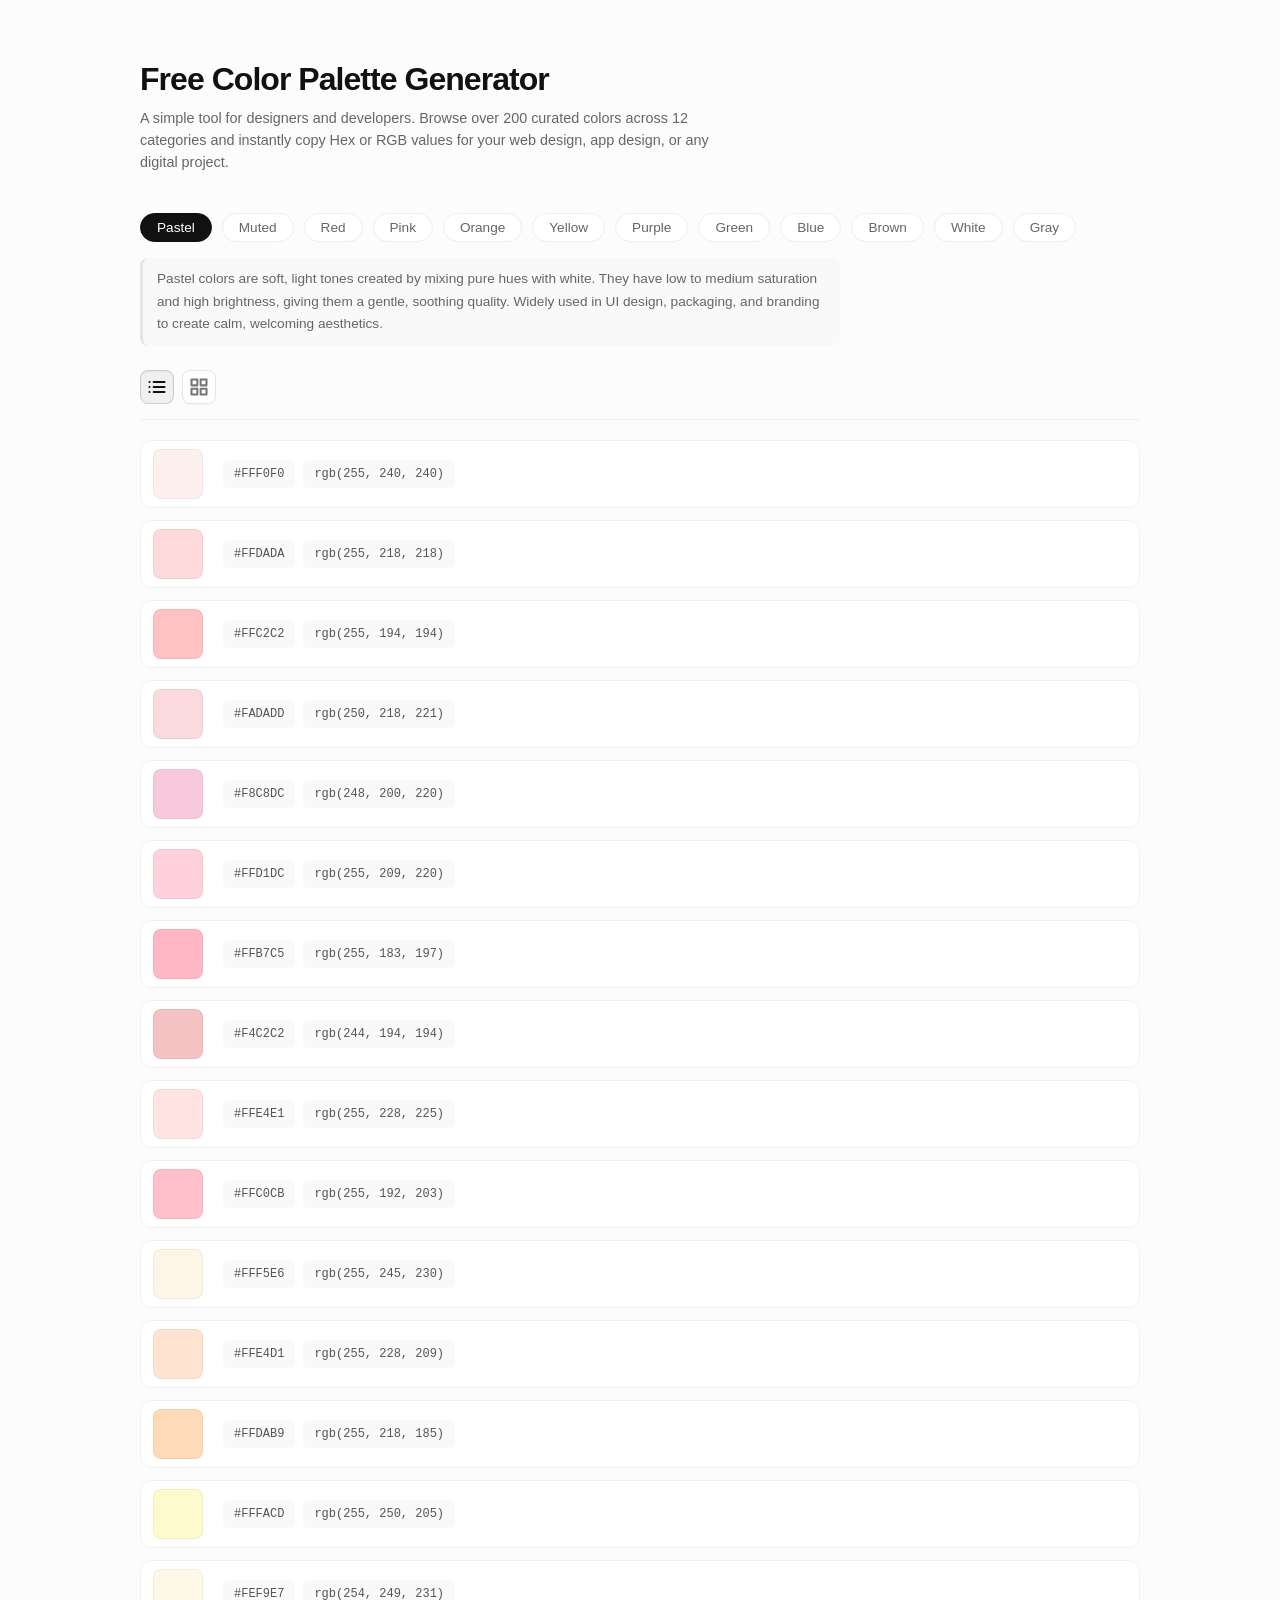
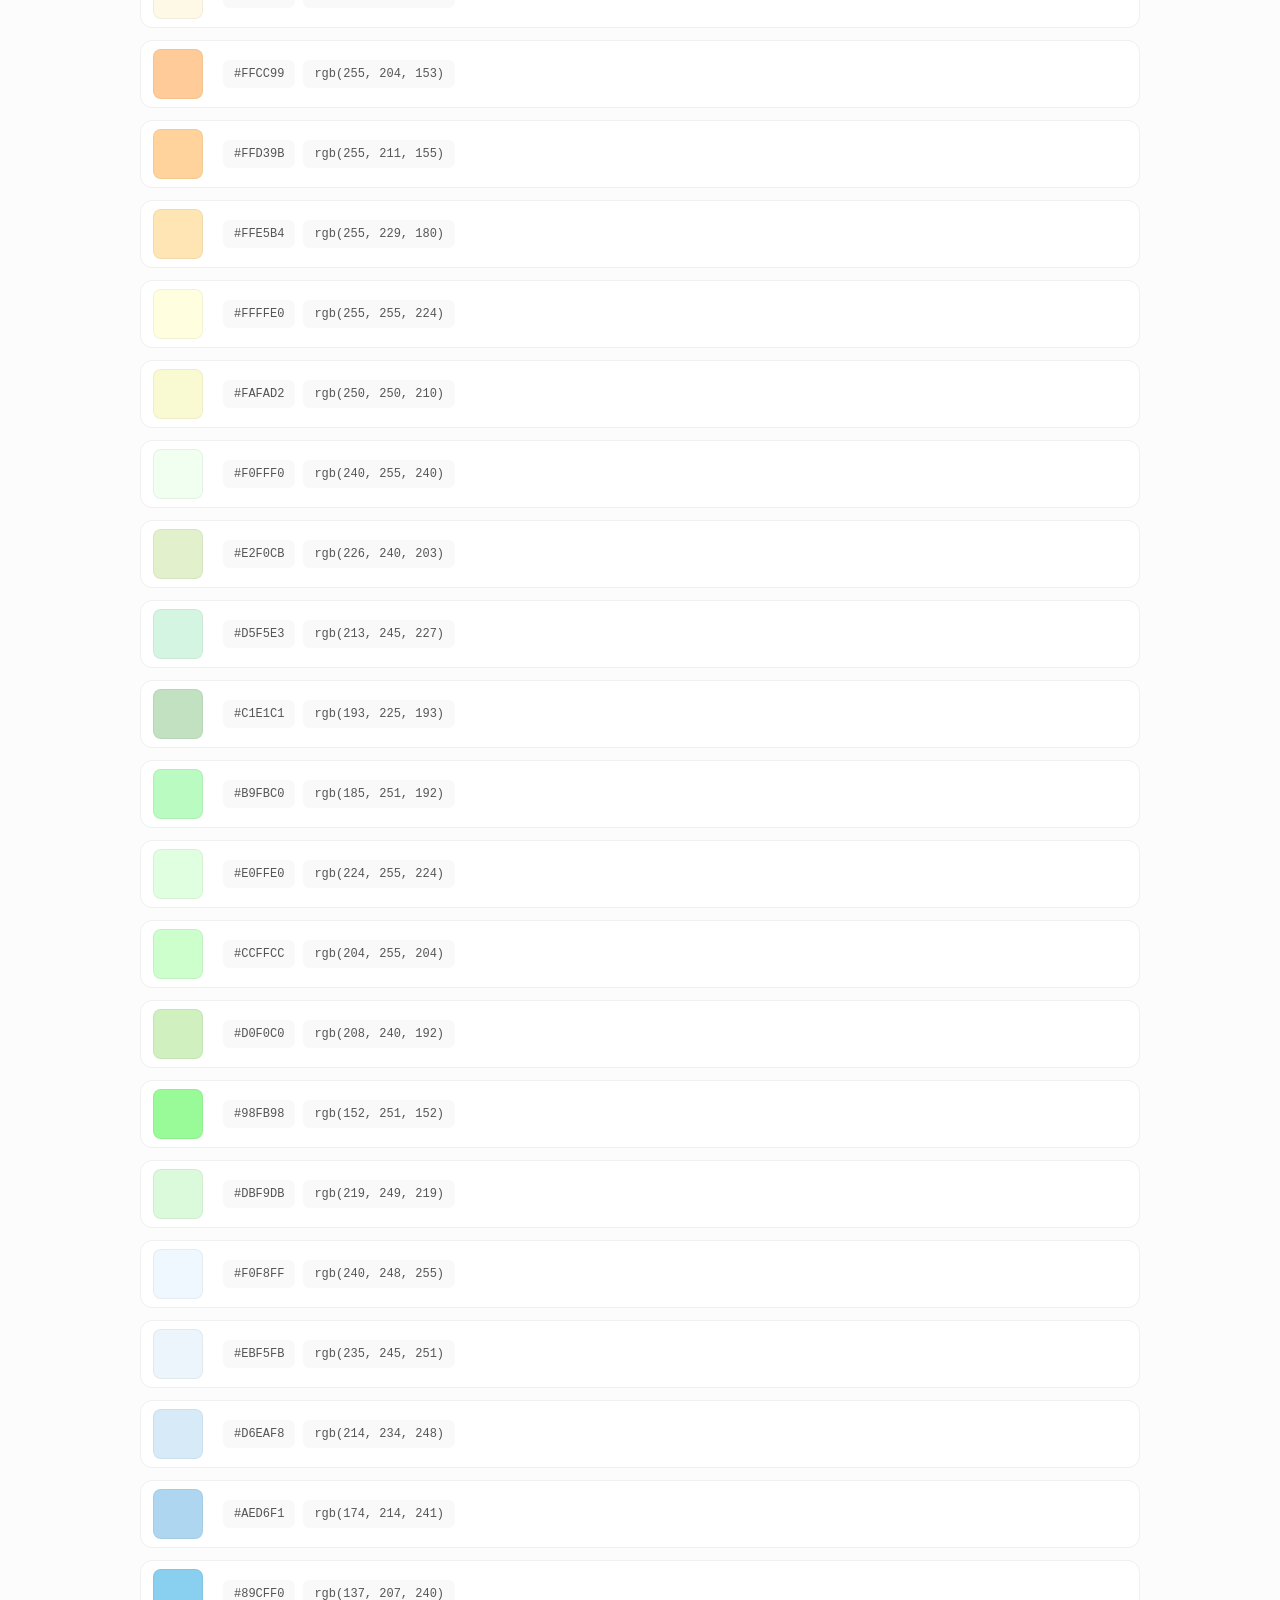
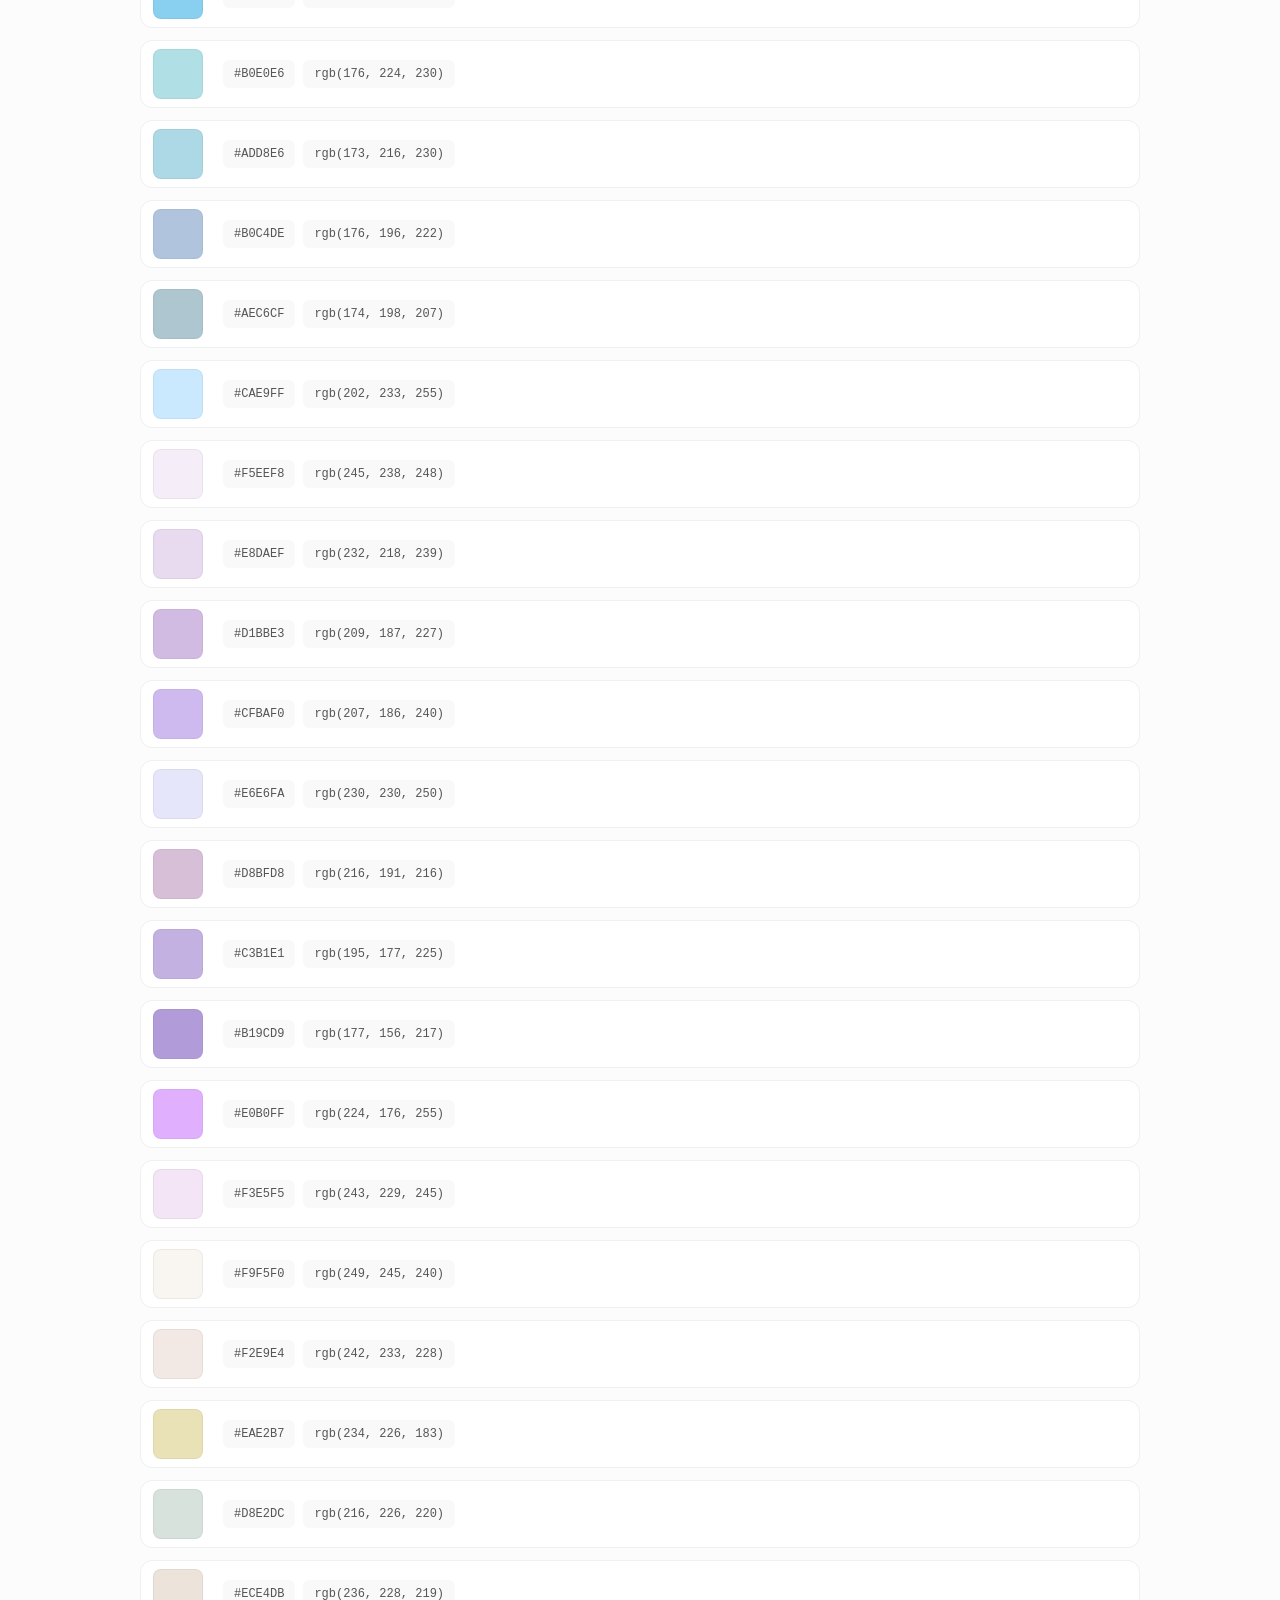
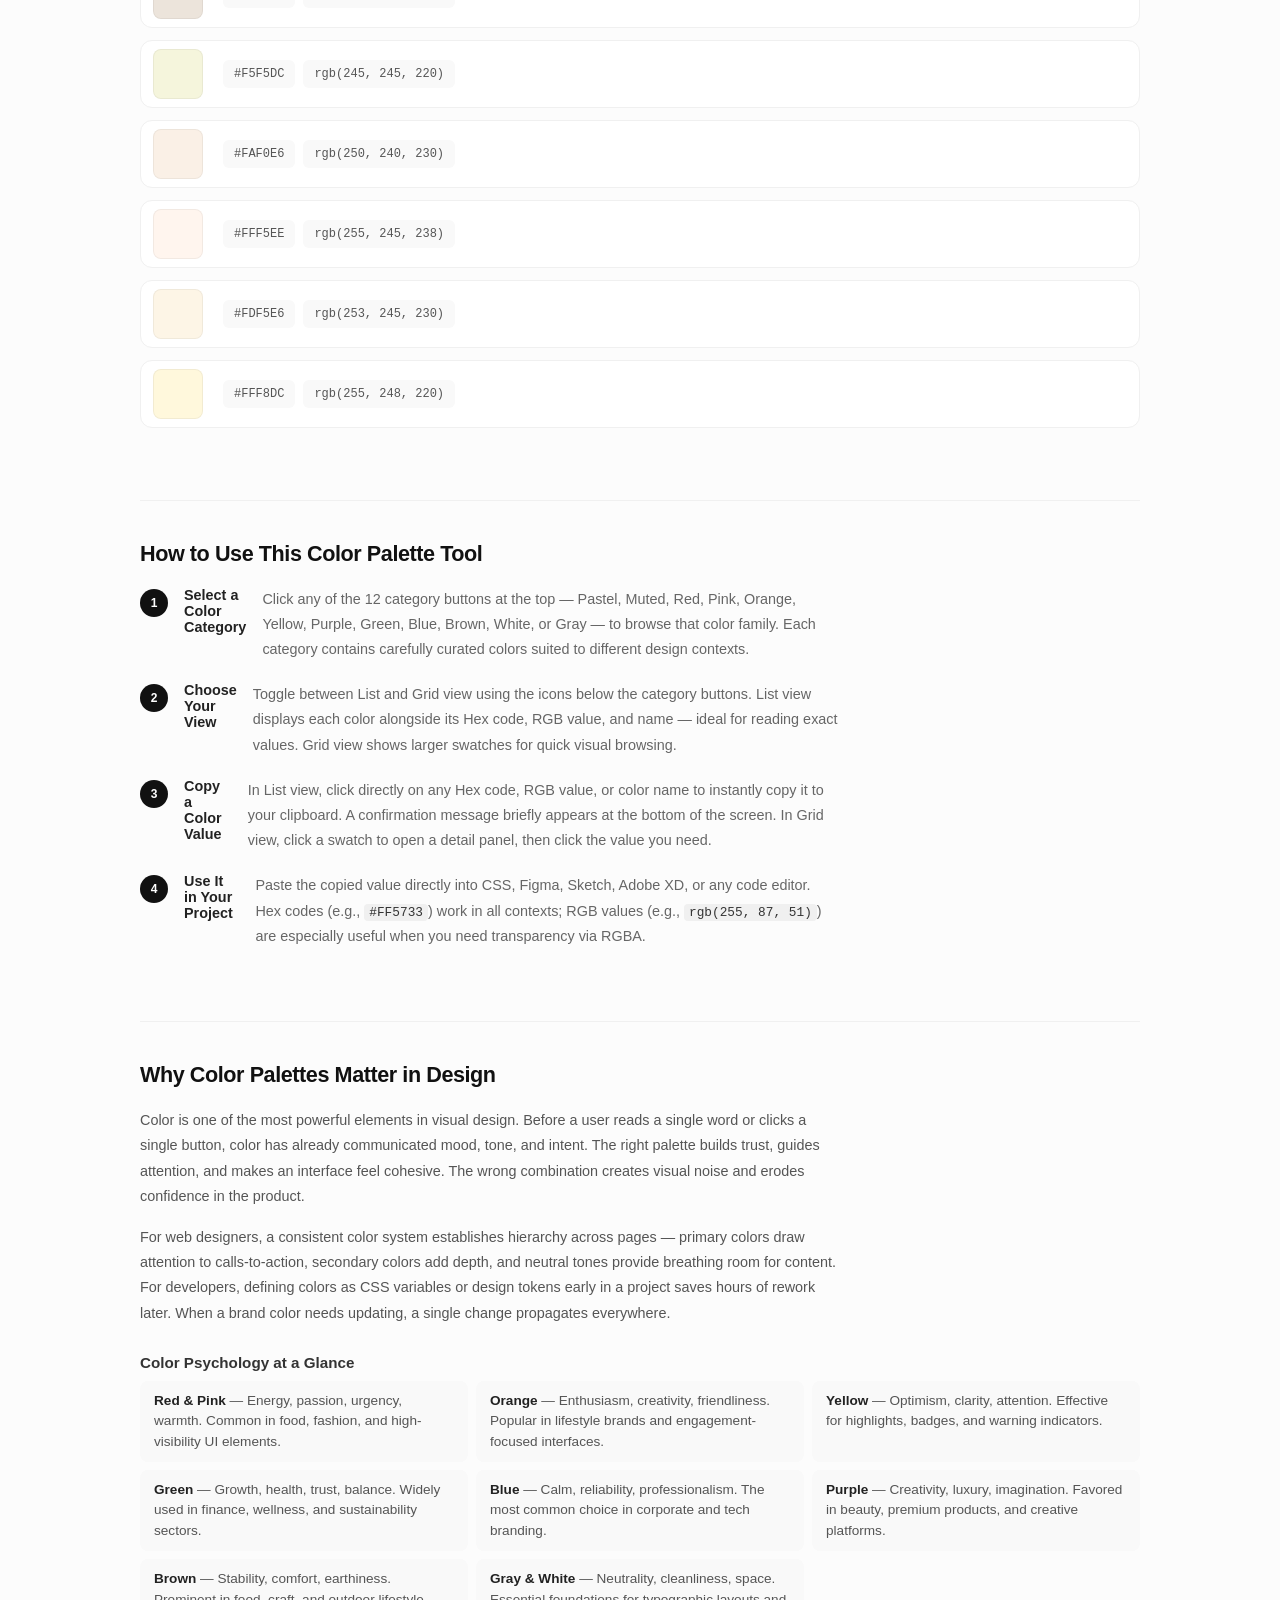
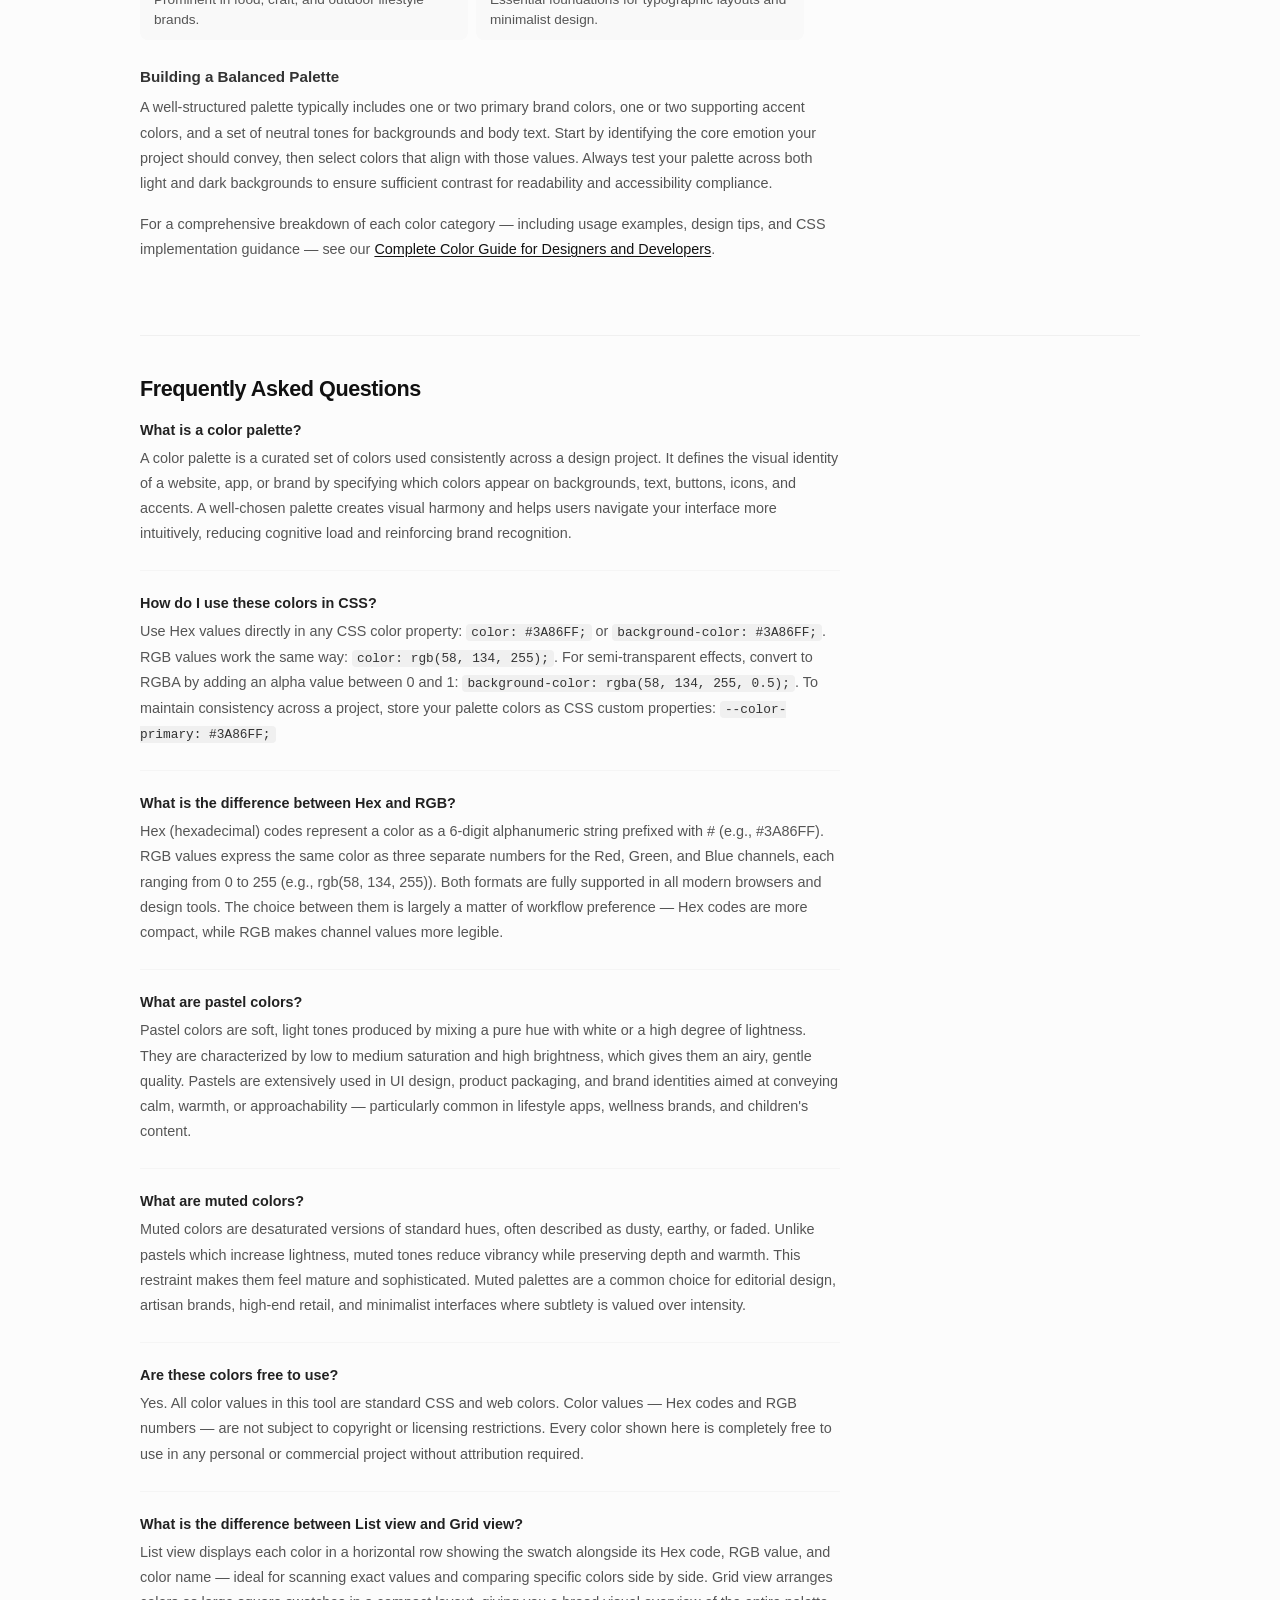
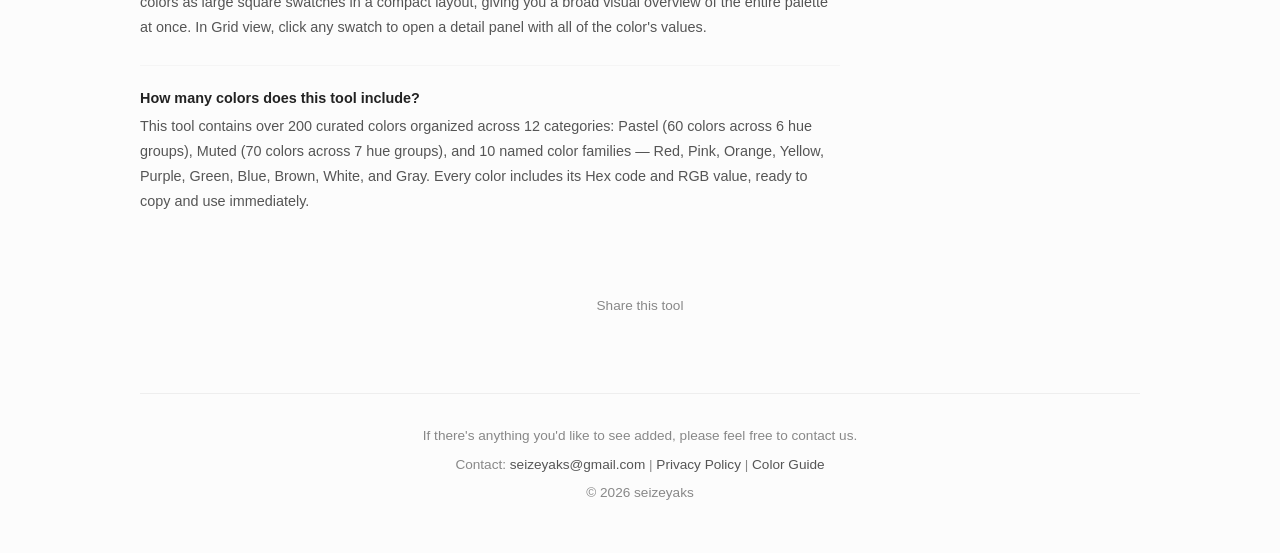
<file: index.html>
<!doctype html>
<html lang="en">
<head>
  <meta charset="UTF-8" />
  <link rel="icon" href="favicon.svg" type="image/svg+xml">
  <link rel="canonical" href="https://color-palette-generator-drx.pages.dev/">
  <meta name="viewport" content="width=device-width, initial-scale=1.0" />
  <title>Free Color Palette Generator | Best Tool for Designers and Developers</title>
  <meta name="description" content="The best free color palette generator for designers and developers. Instantly find a variety of color combinations, including pastel, muted, red, pink, orange, yellow, purple, green, blue, and brown. Easily copy and use the ideal colors for all your digital projects, such as web design, app design, and presentations." />
  <meta name="keywords" content="color palette, color combination, color generator, web design colors, designer tools, developer tools, free colors, pastel colors, hex codes" />
  <meta name="author" content="seizeyaks">
  <meta property="og:title" content="Free Color Palette Generator | Essential Tool for Designers & Developers">
  <meta property="og:description" content="Generate beautiful color palettes with a single click. We offer a variety of color combinations to inspire your web, app, and graphic design projects.">
  <meta property="og:image" content="https://color-palette-generator-drx.pages.dev/favicon.svg">
  <meta property="og:url" content="https://color-palette-generator-drx.pages.dev/">
  <meta property="og:type" content="website">
  <meta name="twitter:card" content="summary_large_image">
  <meta name="twitter:title" content="Free Color Palette Generator | Essential Tool for Designers & Developers">
  <meta name="twitter:description" content="Generate beautiful color palettes with a single click. We offer a variety of color combinations to inspire your web, app, and graphic design projects.">
  <meta name="twitter:image" content="https://color-palette-generator-drx.pages.dev/favicon.svg">
  <meta name="google-adsense-account" content="ca-pub-3039806351490146">
  <script async src="https://pagead2.googlesyndication.com/pagead/js/adsbygoogle.js?client=ca-pub-3039806351490146"
     crossorigin="anonymous"></script>
  <link href='style.css' rel='stylesheet'>
  <!-- Google tag (gtag.js) -->
  <script async src="https://www.googletagmanager.com/gtag/js?id=G-P2K0W8FJVZ"></script>
  <script>
    window.dataLayer = window.dataLayer || [];
    function gtag(){dataLayer.push(arguments);}
    gtag('js', new Date());
    gtag('config', 'G-P2K0W8FJVZ');
  </script>
  <script type="text/javascript">
    (function(c,l,a,r,i,t,y){
        c[a]=c[a]||function(){(c[a].q=c[a].q||[]).push(arguments)};
        t=l.createElement(r);t.async=1;t.src="https://www.clarity.ms/tag/"+i;
        y=l.getElementsByTagName(r)[0];y.parentNode.insertBefore(t,y);
    })(window, document, "clarity", "script", "w5rd8gd356");
  </script>
</head>
<body>
  <div class="container">
    <h1>Free Color Palette Generator</h1>
    <p class="site-description">A simple tool for designers and developers. Browse over 200 curated colors across 12 categories and instantly copy Hex or RGB values for your web design, app design, or any digital project.</p>

    <div class="controls">
      <button onclick="renderPalette('pastel')">Pastel</button>
      <button onclick="renderPalette('muted')">Muted</button>
      <button onclick="renderPalette('red')">Red</button>
      <button onclick="renderPalette('pink')">Pink</button>
      <button onclick="renderPalette('orange')">Orange</button>
      <button onclick="renderPalette('yellow')">Yellow</button>
      <button onclick="renderPalette('purple')">Purple</button>
      <button onclick="renderPalette('green')">Green</button>
      <button onclick="renderPalette('blue')">Blue</button>
      <button onclick="renderPalette('brown')">Brown</button>
      <button onclick="renderPalette('white')">White</button>
      <button onclick="renderPalette('gray')">Gray</button>
    </div>

    <div id="category-description" class="category-desc">
      Pastel colors are soft, light tones created by mixing pure hues with white. They have low to medium saturation and high brightness, giving them a gentle, soothing quality. Widely used in UI design, packaging, and branding to create calm, welcoming aesthetics.
    </div>

    <div class="mode-switch">
      <button id="list-mode-btn" class="active" onclick="setViewMode('list')" aria-label="List View">
        <svg width="20" height="20" viewBox="0 0 24 24" fill="none" stroke="currentColor" stroke-width="2" stroke-linecap="round" stroke-linejoin="round"><line x1="8" y1="6" x2="21" y2="6"></line><line x1="8" y1="12" x2="21" y2="12"></line><line x1="8" y1="18" x2="21" y2="18"></line><line x1="3" y1="6" x2="3.01" y2="6"></line><line x1="3" y1="12" x2="3.01" y2="12"></line><line x1="3" y1="18" x2="3.01" y2="18"></line></svg>
      </button>
      <button id="grid-mode-btn" onclick="setViewMode('grid')" aria-label="Grid View">
        <svg width="20" height="20" viewBox="0 0 24 24" fill="none" stroke="currentColor" stroke-width="2" stroke-linecap="round" stroke-linejoin="round"><rect x="3" y="3" width="7" height="7"></rect><rect x="14" y="3" width="7" height="7"></rect><rect x="14" y="14" width="7" height="7"></rect><rect x="3" y="14" width="7" height="7"></rect></svg>
      </button>
    </div>

    <div id="palette" class="palette-grid"></div>

    <!-- How to Use Section -->
    <section class="content-section">
      <h2>How to Use This Color Palette Tool</h2>
      <ol class="how-to-list">
        <li>
          <strong>Select a Color Category</strong>
          <p>Click any of the 12 category buttons at the top — Pastel, Muted, Red, Pink, Orange, Yellow, Purple, Green, Blue, Brown, White, or Gray — to browse that color family. Each category contains carefully curated colors suited to different design contexts.</p>
        </li>
        <li>
          <strong>Choose Your View</strong>
          <p>Toggle between List and Grid view using the icons below the category buttons. List view displays each color alongside its Hex code, RGB value, and name — ideal for reading exact values. Grid view shows larger swatches for quick visual browsing.</p>
        </li>
        <li>
          <strong>Copy a Color Value</strong>
          <p>In List view, click directly on any Hex code, RGB value, or color name to instantly copy it to your clipboard. A confirmation message briefly appears at the bottom of the screen. In Grid view, click a swatch to open a detail panel, then click the value you need.</p>
        </li>
        <li>
          <strong>Use It in Your Project</strong>
          <p>Paste the copied value directly into CSS, Figma, Sketch, Adobe XD, or any code editor. Hex codes (e.g., <code>#FF5733</code>) work in all contexts; RGB values (e.g., <code>rgb(255, 87, 51)</code>) are especially useful when you need transparency via RGBA.</p>
        </li>
      </ol>
    </section>

    <!-- Why Color Palettes Matter -->
    <section class="content-section">
      <h2>Why Color Palettes Matter in Design</h2>
      <p>Color is one of the most powerful elements in visual design. Before a user reads a single word or clicks a single button, color has already communicated mood, tone, and intent. The right palette builds trust, guides attention, and makes an interface feel cohesive. The wrong combination creates visual noise and erodes confidence in the product.</p>
      <p>For web designers, a consistent color system establishes hierarchy across pages — primary colors draw attention to calls-to-action, secondary colors add depth, and neutral tones provide breathing room for content. For developers, defining colors as CSS variables or design tokens early in a project saves hours of rework later. When a brand color needs updating, a single change propagates everywhere.</p>

      <h3>Color Psychology at a Glance</h3>
      <ul class="color-psychology-list">
        <li><strong>Red &amp; Pink</strong> — Energy, passion, urgency, warmth. Common in food, fashion, and high-visibility UI elements.</li>
        <li><strong>Orange</strong> — Enthusiasm, creativity, friendliness. Popular in lifestyle brands and engagement-focused interfaces.</li>
        <li><strong>Yellow</strong> — Optimism, clarity, attention. Effective for highlights, badges, and warning indicators.</li>
        <li><strong>Green</strong> — Growth, health, trust, balance. Widely used in finance, wellness, and sustainability sectors.</li>
        <li><strong>Blue</strong> — Calm, reliability, professionalism. The most common choice in corporate and tech branding.</li>
        <li><strong>Purple</strong> — Creativity, luxury, imagination. Favored in beauty, premium products, and creative platforms.</li>
        <li><strong>Brown</strong> — Stability, comfort, earthiness. Prominent in food, craft, and outdoor lifestyle brands.</li>
        <li><strong>Gray &amp; White</strong> — Neutrality, cleanliness, space. Essential foundations for typographic layouts and minimalist design.</li>
      </ul>

      <h3>Building a Balanced Palette</h3>
      <p>A well-structured palette typically includes one or two primary brand colors, one or two supporting accent colors, and a set of neutral tones for backgrounds and body text. Start by identifying the core emotion your project should convey, then select colors that align with those values. Always test your palette across both light and dark backgrounds to ensure sufficient contrast for readability and accessibility compliance.</p>
      <p>For a comprehensive breakdown of each color category — including usage examples, design tips, and CSS implementation guidance — see our <a href="color-guide.html">Complete Color Guide for Designers and Developers</a>.</p>
    </section>

    <!-- FAQ Section -->
    <section class="content-section faq-section">
      <h2>Frequently Asked Questions</h2>

      <div class="faq-item">
        <h3>What is a color palette?</h3>
        <p>A color palette is a curated set of colors used consistently across a design project. It defines the visual identity of a website, app, or brand by specifying which colors appear on backgrounds, text, buttons, icons, and accents. A well-chosen palette creates visual harmony and helps users navigate your interface more intuitively, reducing cognitive load and reinforcing brand recognition.</p>
      </div>

      <div class="faq-item">
        <h3>How do I use these colors in CSS?</h3>
        <p>Use Hex values directly in any CSS color property: <code>color: #3A86FF;</code> or <code>background-color: #3A86FF;</code>. RGB values work the same way: <code>color: rgb(58, 134, 255);</code>. For semi-transparent effects, convert to RGBA by adding an alpha value between 0 and 1: <code>background-color: rgba(58, 134, 255, 0.5);</code>. To maintain consistency across a project, store your palette colors as CSS custom properties: <code>--color-primary: #3A86FF;</code></p>
      </div>

      <div class="faq-item">
        <h3>What is the difference between Hex and RGB?</h3>
        <p>Hex (hexadecimal) codes represent a color as a 6-digit alphanumeric string prefixed with # (e.g., #3A86FF). RGB values express the same color as three separate numbers for the Red, Green, and Blue channels, each ranging from 0 to 255 (e.g., rgb(58, 134, 255)). Both formats are fully supported in all modern browsers and design tools. The choice between them is largely a matter of workflow preference — Hex codes are more compact, while RGB makes channel values more legible.</p>
      </div>

      <div class="faq-item">
        <h3>What are pastel colors?</h3>
        <p>Pastel colors are soft, light tones produced by mixing a pure hue with white or a high degree of lightness. They are characterized by low to medium saturation and high brightness, which gives them an airy, gentle quality. Pastels are extensively used in UI design, product packaging, and brand identities aimed at conveying calm, warmth, or approachability — particularly common in lifestyle apps, wellness brands, and children's content.</p>
      </div>

      <div class="faq-item">
        <h3>What are muted colors?</h3>
        <p>Muted colors are desaturated versions of standard hues, often described as dusty, earthy, or faded. Unlike pastels which increase lightness, muted tones reduce vibrancy while preserving depth and warmth. This restraint makes them feel mature and sophisticated. Muted palettes are a common choice for editorial design, artisan brands, high-end retail, and minimalist interfaces where subtlety is valued over intensity.</p>
      </div>

      <div class="faq-item">
        <h3>Are these colors free to use?</h3>
        <p>Yes. All color values in this tool are standard CSS and web colors. Color values — Hex codes and RGB numbers — are not subject to copyright or licensing restrictions. Every color shown here is completely free to use in any personal or commercial project without attribution required.</p>
      </div>

      <div class="faq-item">
        <h3>What is the difference between List view and Grid view?</h3>
        <p>List view displays each color in a horizontal row showing the swatch alongside its Hex code, RGB value, and color name — ideal for scanning exact values and comparing specific colors side by side. Grid view arranges colors as large square swatches in a compact layout, giving you a broad visual overview of the entire palette at once. In Grid view, click any swatch to open a detail panel with all of the color's values.</p>
      </div>

      <div class="faq-item">
        <h3>How many colors does this tool include?</h3>
        <p>This tool contains over 200 curated colors organized across 12 categories: Pastel (60 colors across 6 hue groups), Muted (70 colors across 7 hue groups), and 10 named color families — Red, Pink, Orange, Yellow, Purple, Green, Blue, Brown, White, and Gray. Every color includes its Hex code and RGB value, ready to copy and use immediately.</p>
      </div>
    </section>

    <!-- Share (bottom) -->
    <div class="share-section">
      <p class="share-label">Share this tool</p>
      <div class="a2a_kit a2a_kit_size_32 a2a_default_style" data-a2a-url="https://color-palette-generator-drx.pages.dev" data-a2a-title="color palette generator">
        <a class="a2a_dd" href="https://www.addtoany.com/share"></a>
        <a class="a2a_button_copy_link"></a>
        <a class="a2a_button_email"></a>
        <a class="a2a_button_whatsapp"></a>
        <a class="a2a_button_linkedin"></a>
        <a class="a2a_button_reddit"></a>
        <a class="a2a_button_pinterest"></a>
        <a class="a2a_button_facebook"></a>
      </div>
    </div>

    <footer>
      <p>If there's anything you'd like to see added, please feel free to contact us.</p>
      <p>Contact: <a href="mailto:seizeyaks@gmail.com">seizeyaks@gmail.com</a> | <a href="privacy.html">Privacy Policy</a> | <a href="color-guide.html">Color Guide</a></p>
      <p>&copy; 2026 seizeyaks</p>
    </footer>
  </div>
  <button id="to-top-btn">Top</button>

  <!-- Share (fixed right) -->
  <div class="share-fixed">
    <div class="a2a_kit a2a_kit_size_32 a2a_default_style" data-a2a-url="https://color-palette-generator-drx.pages.dev" data-a2a-title="color palette generator">
      <a class="a2a_dd" href="https://www.addtoany.com/share"></a>
    </div>
  </div>

  <!-- AddToAny -->
  <script>
    var a2a_config = a2a_config || {};
    a2a_config.onclick = 1;
  </script>
  <script defer src="https://static.addtoany.com/menu/page.js"></script>

  <script defer type="text/javascript" src="main.js"></script>
</body>
</html>
</file>
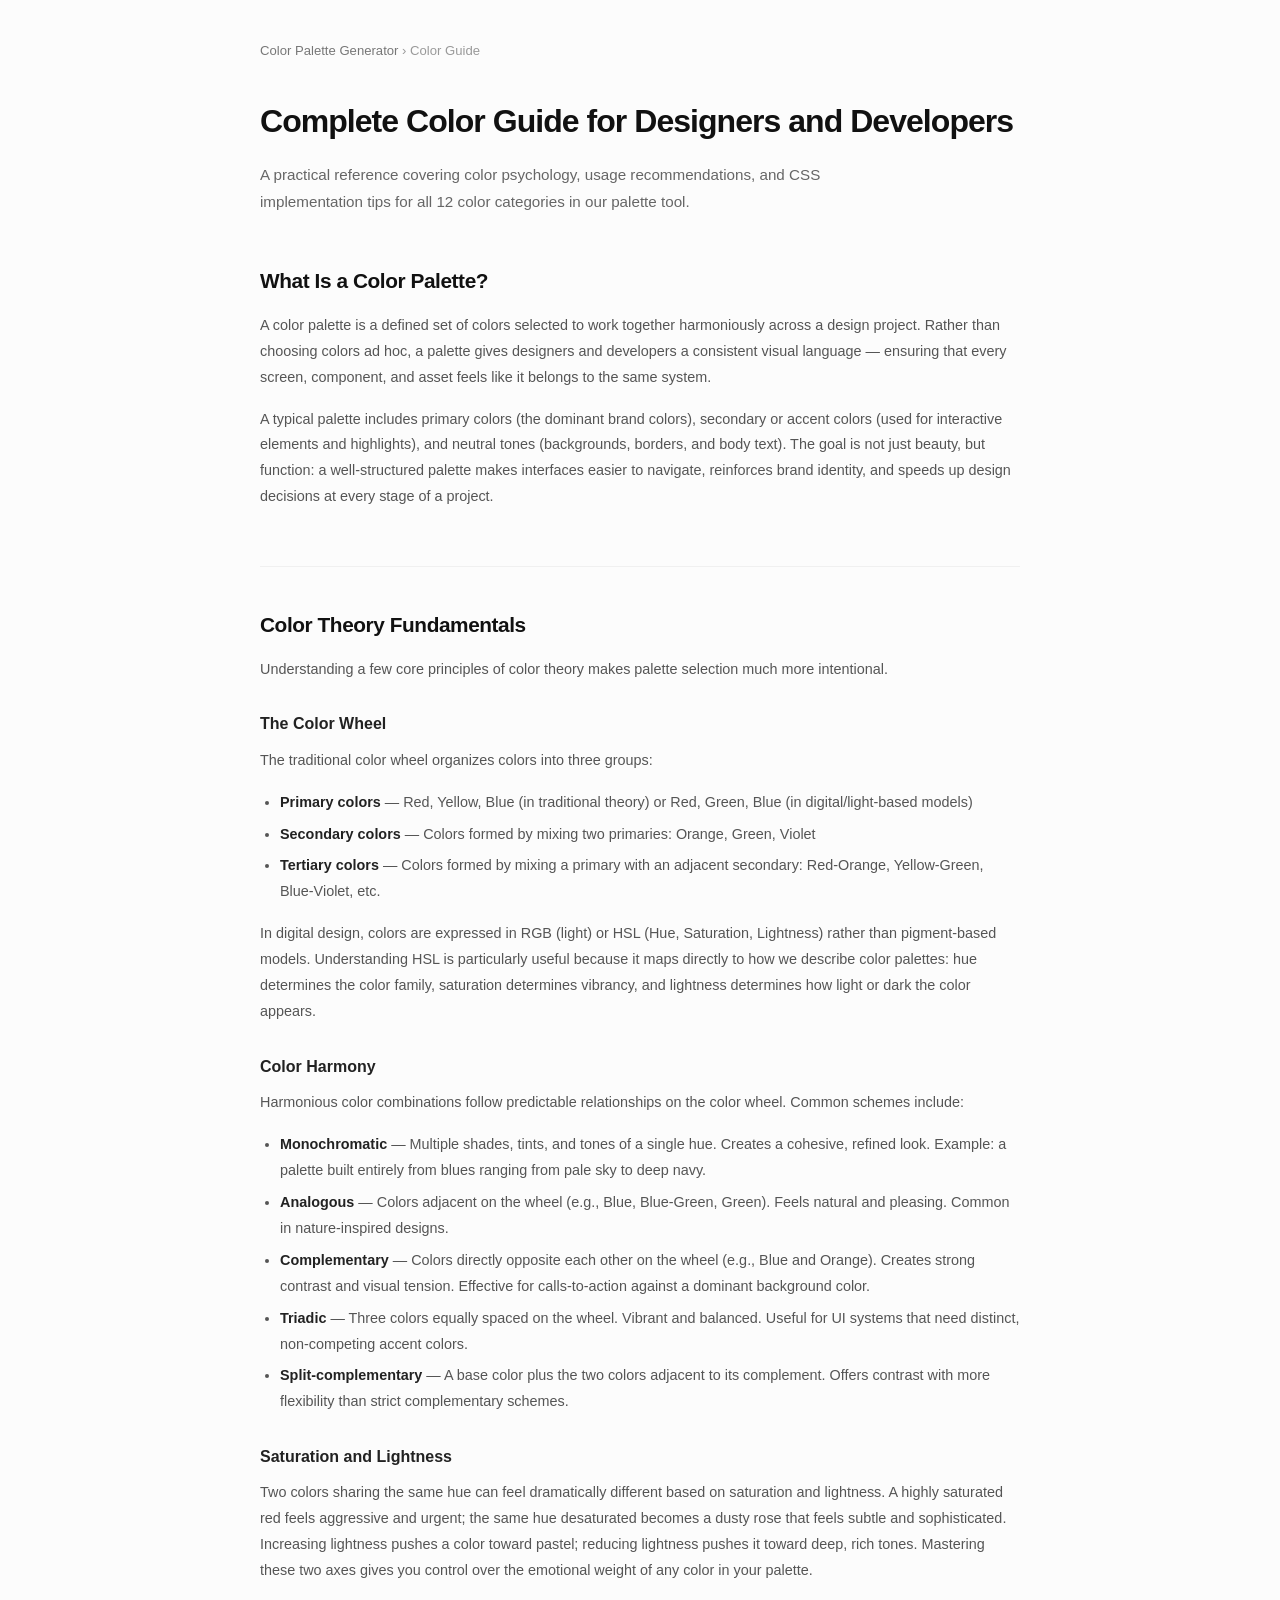
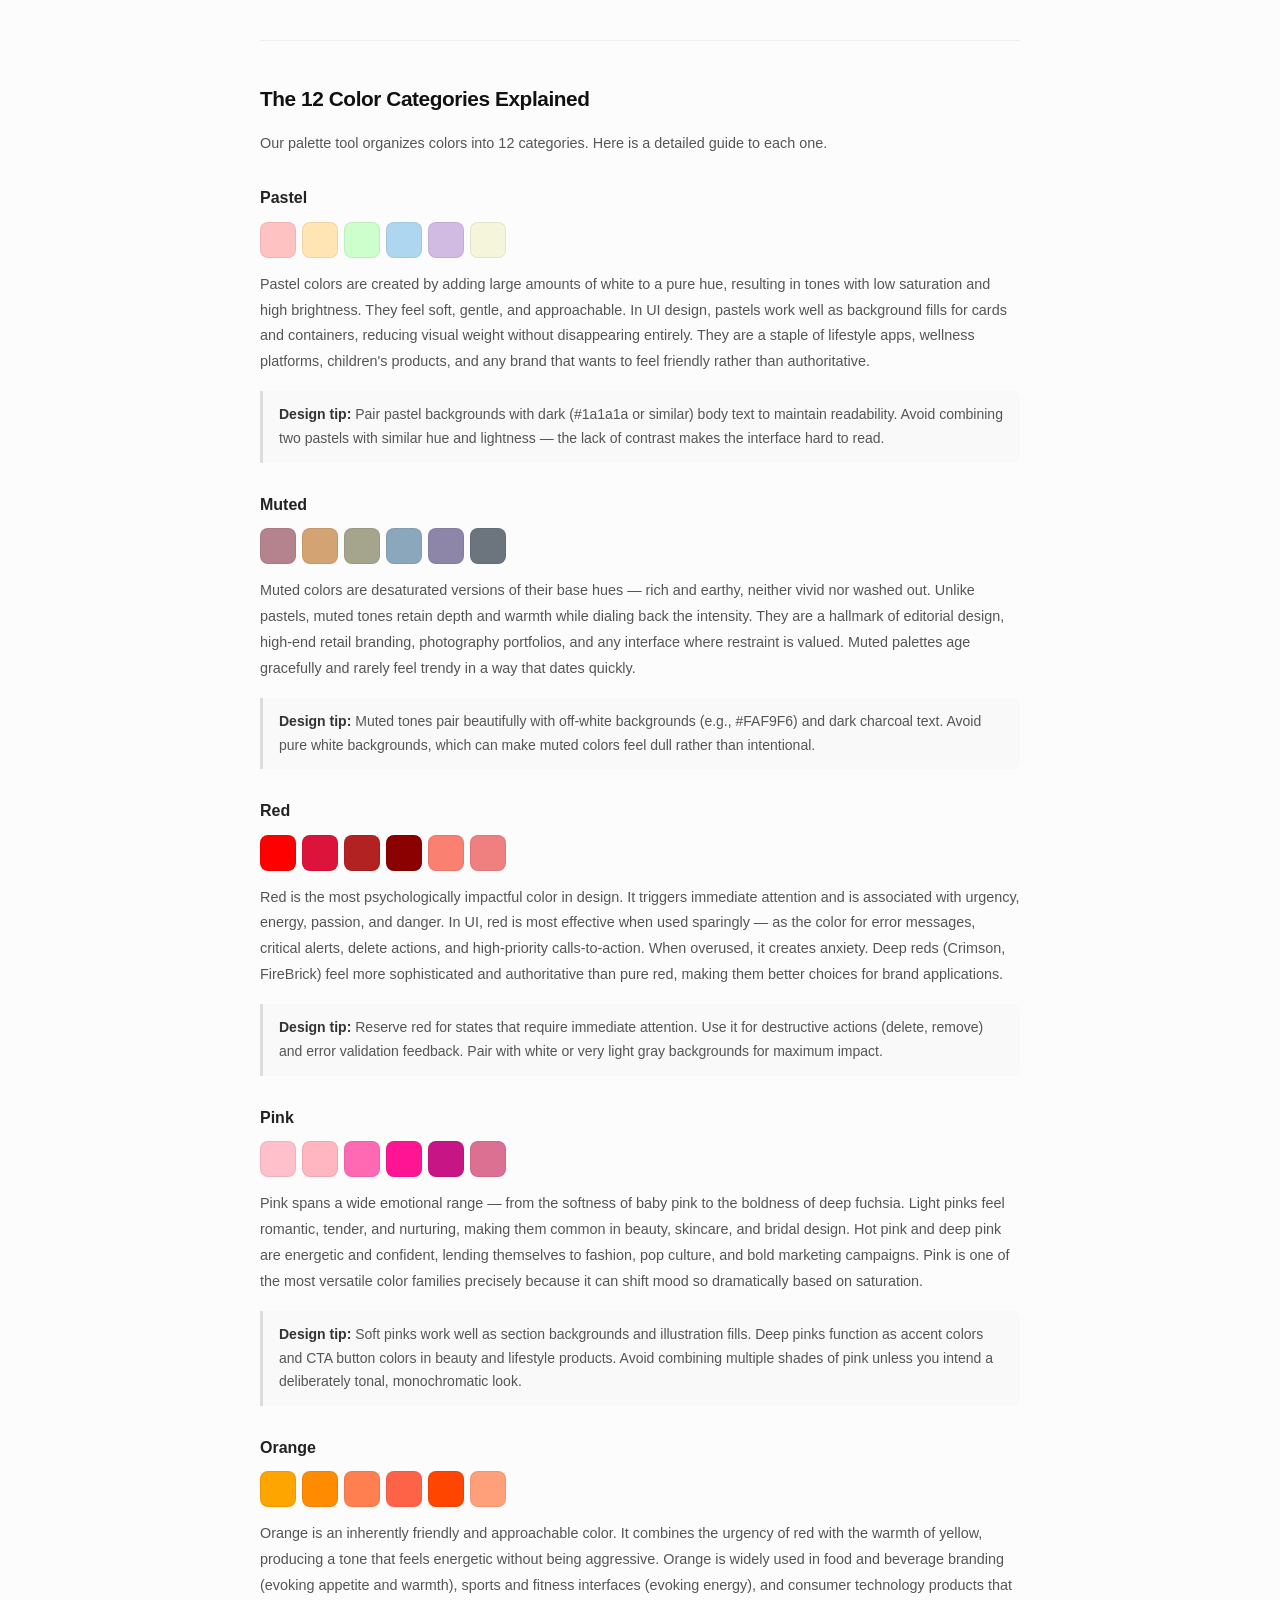
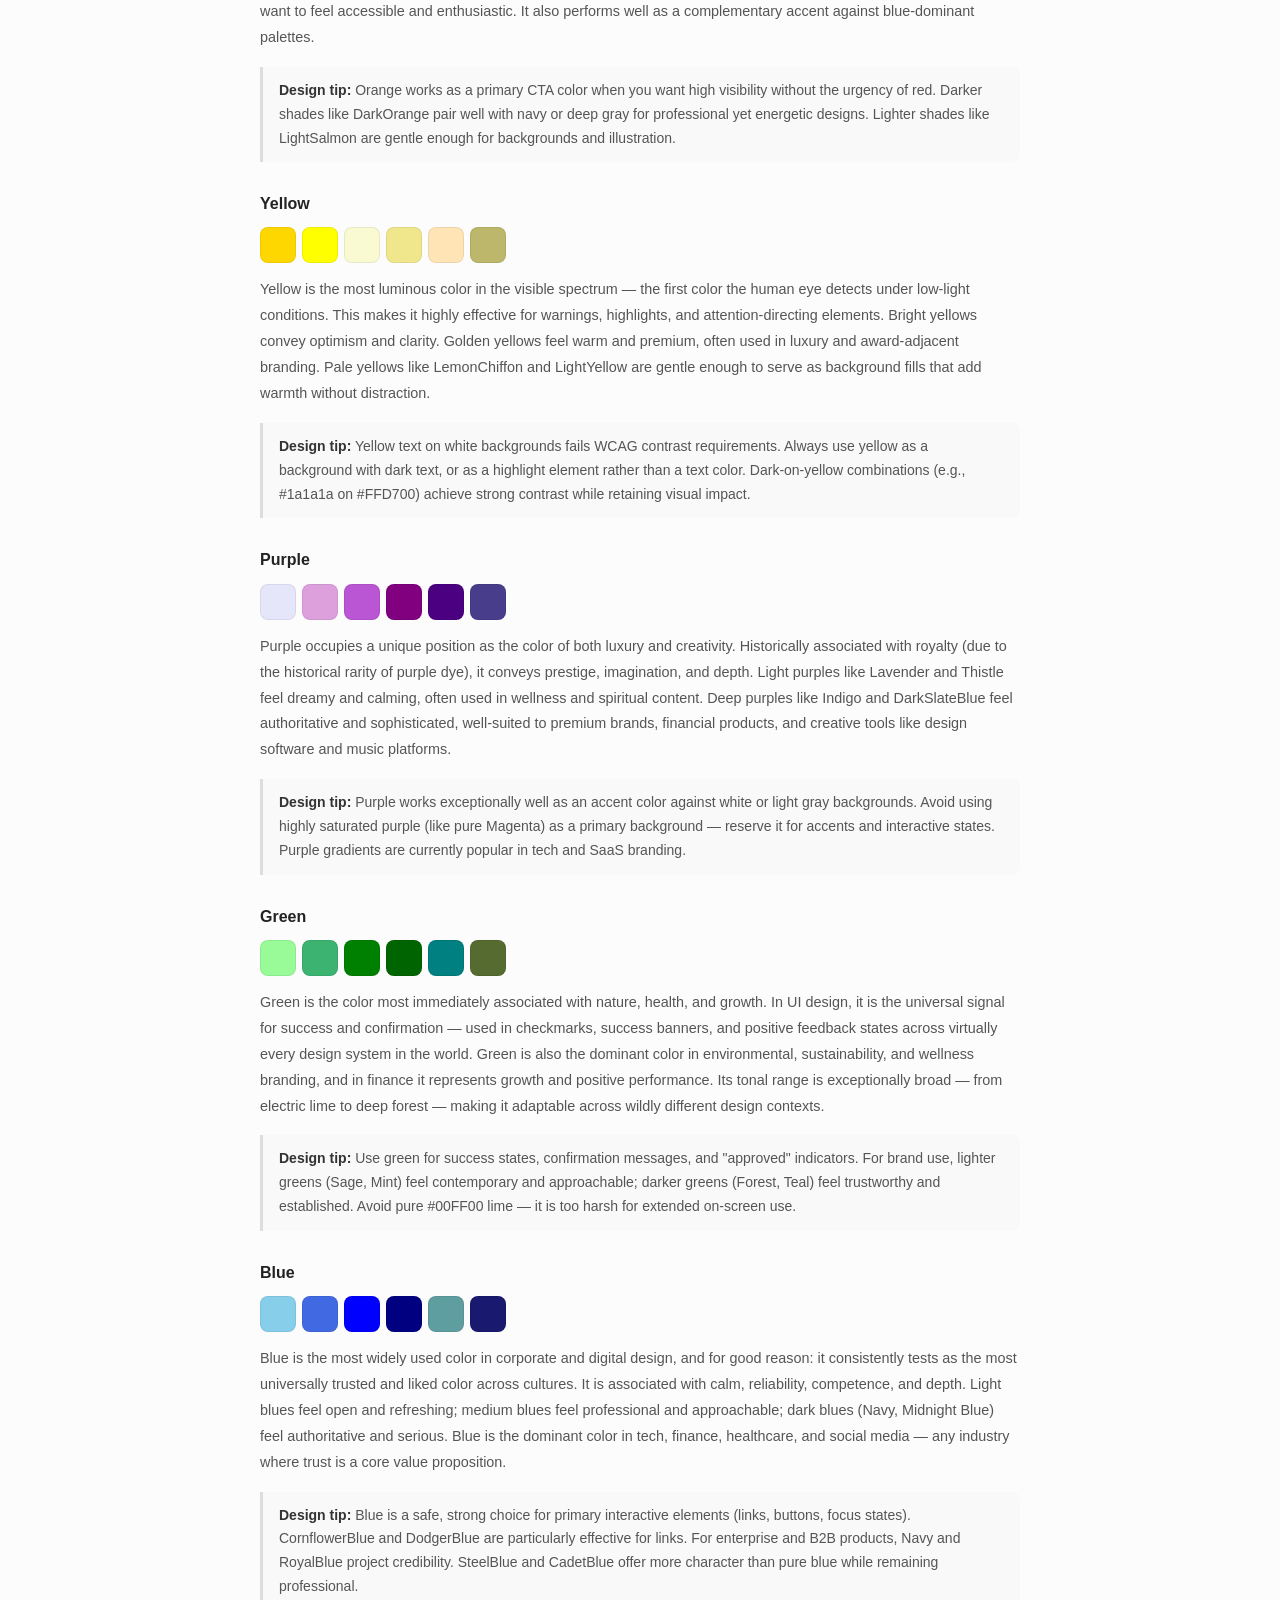
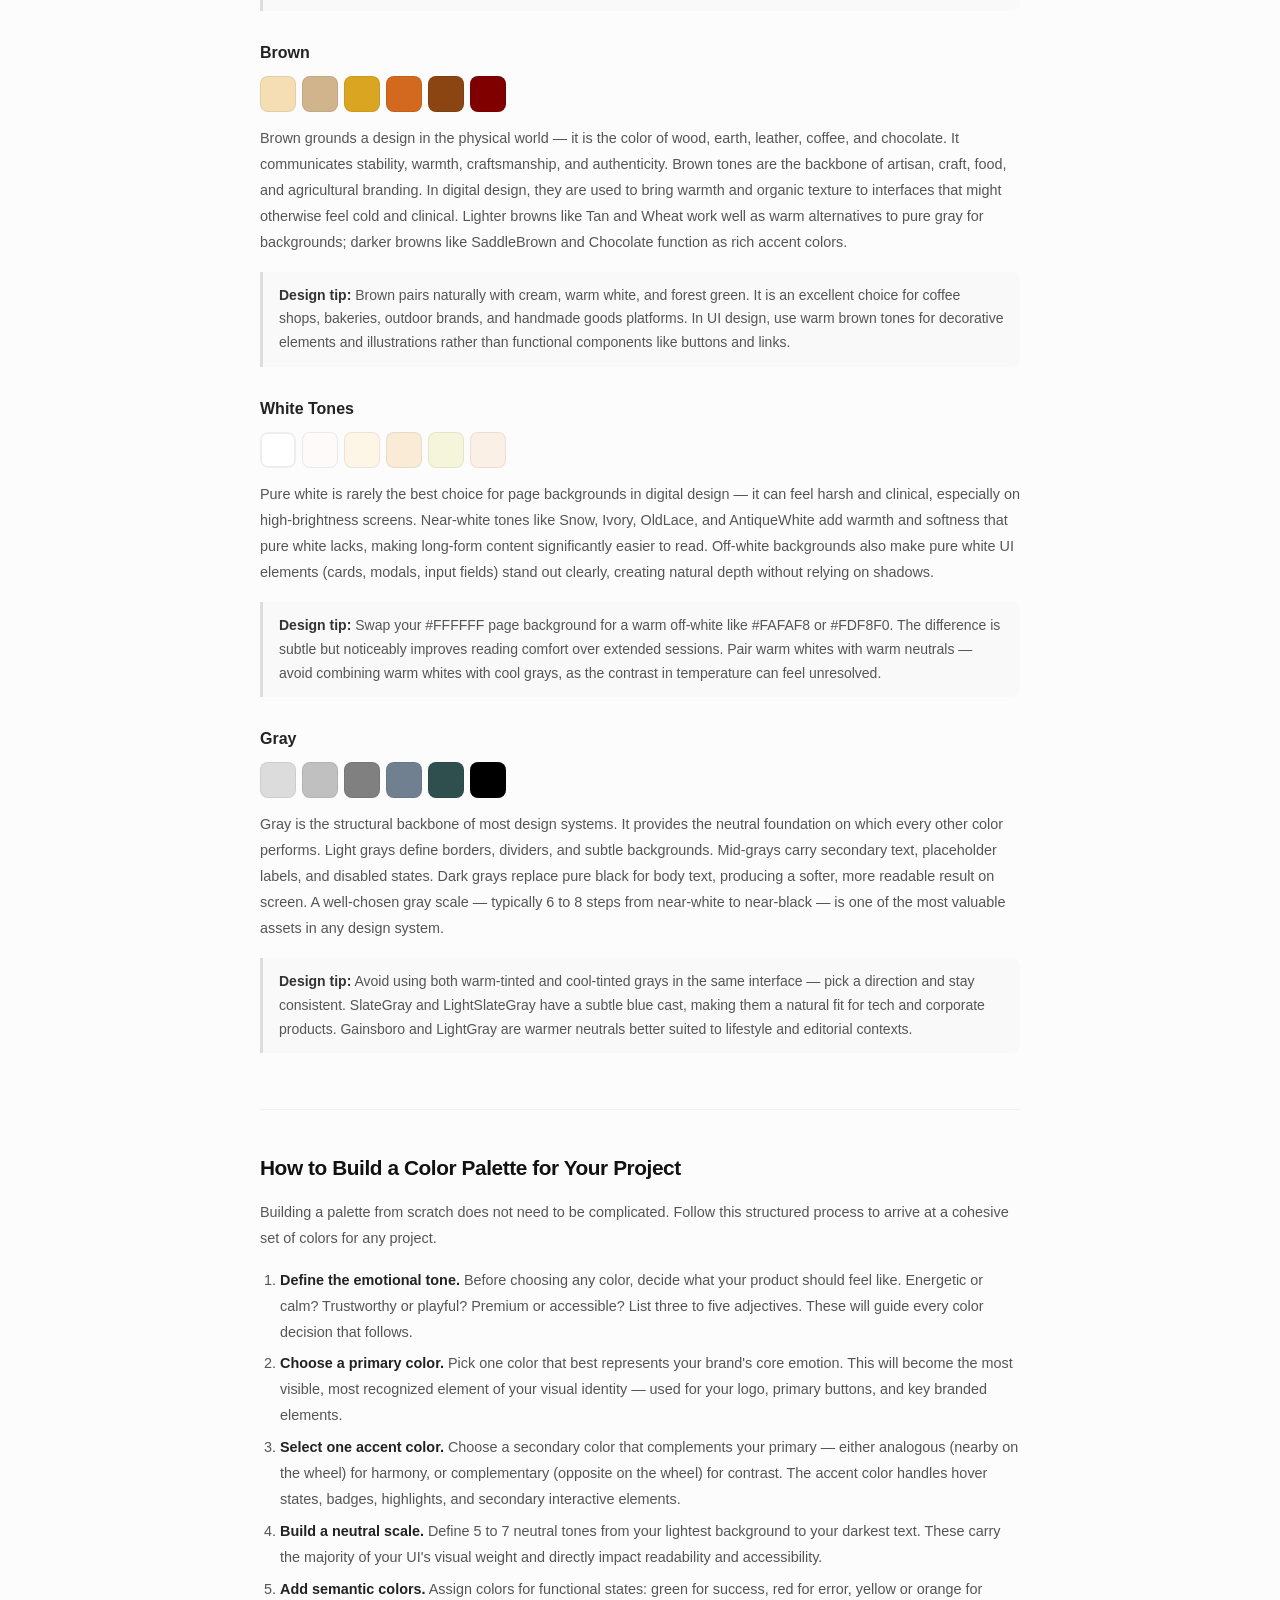
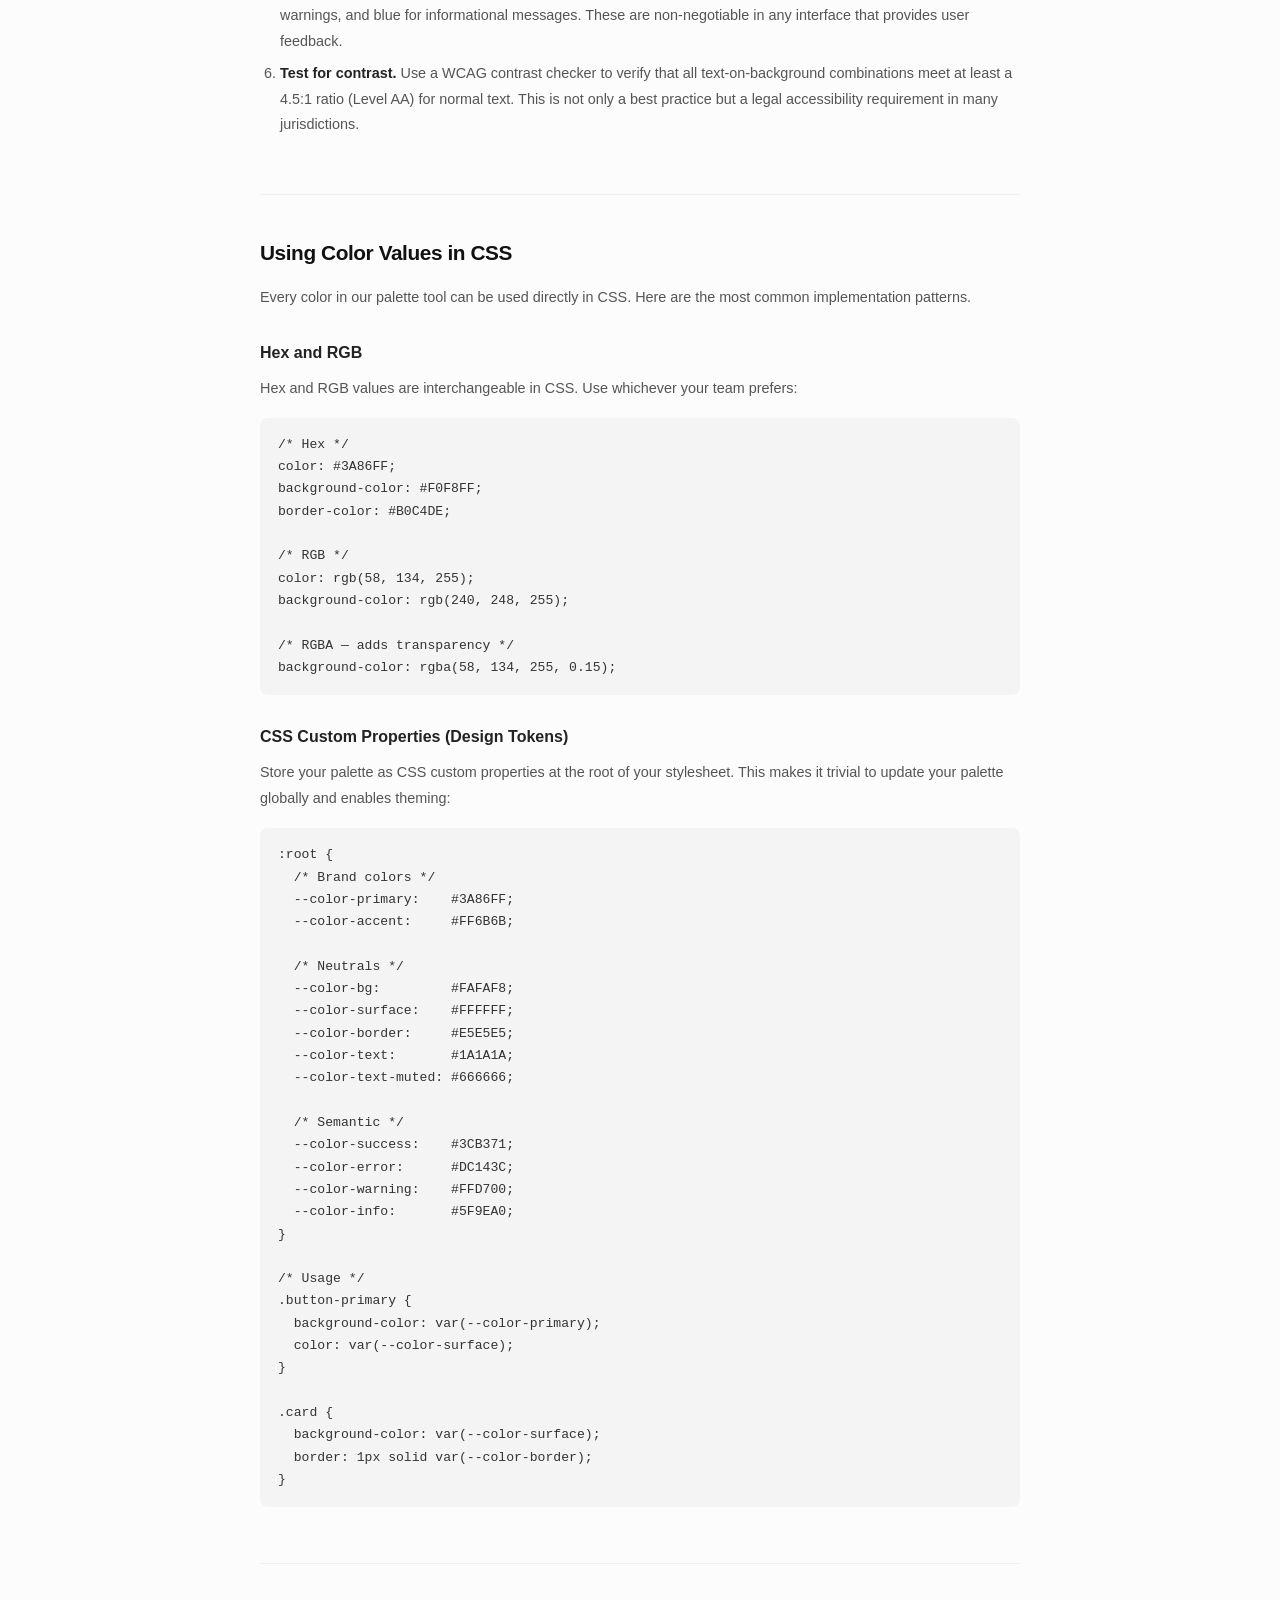
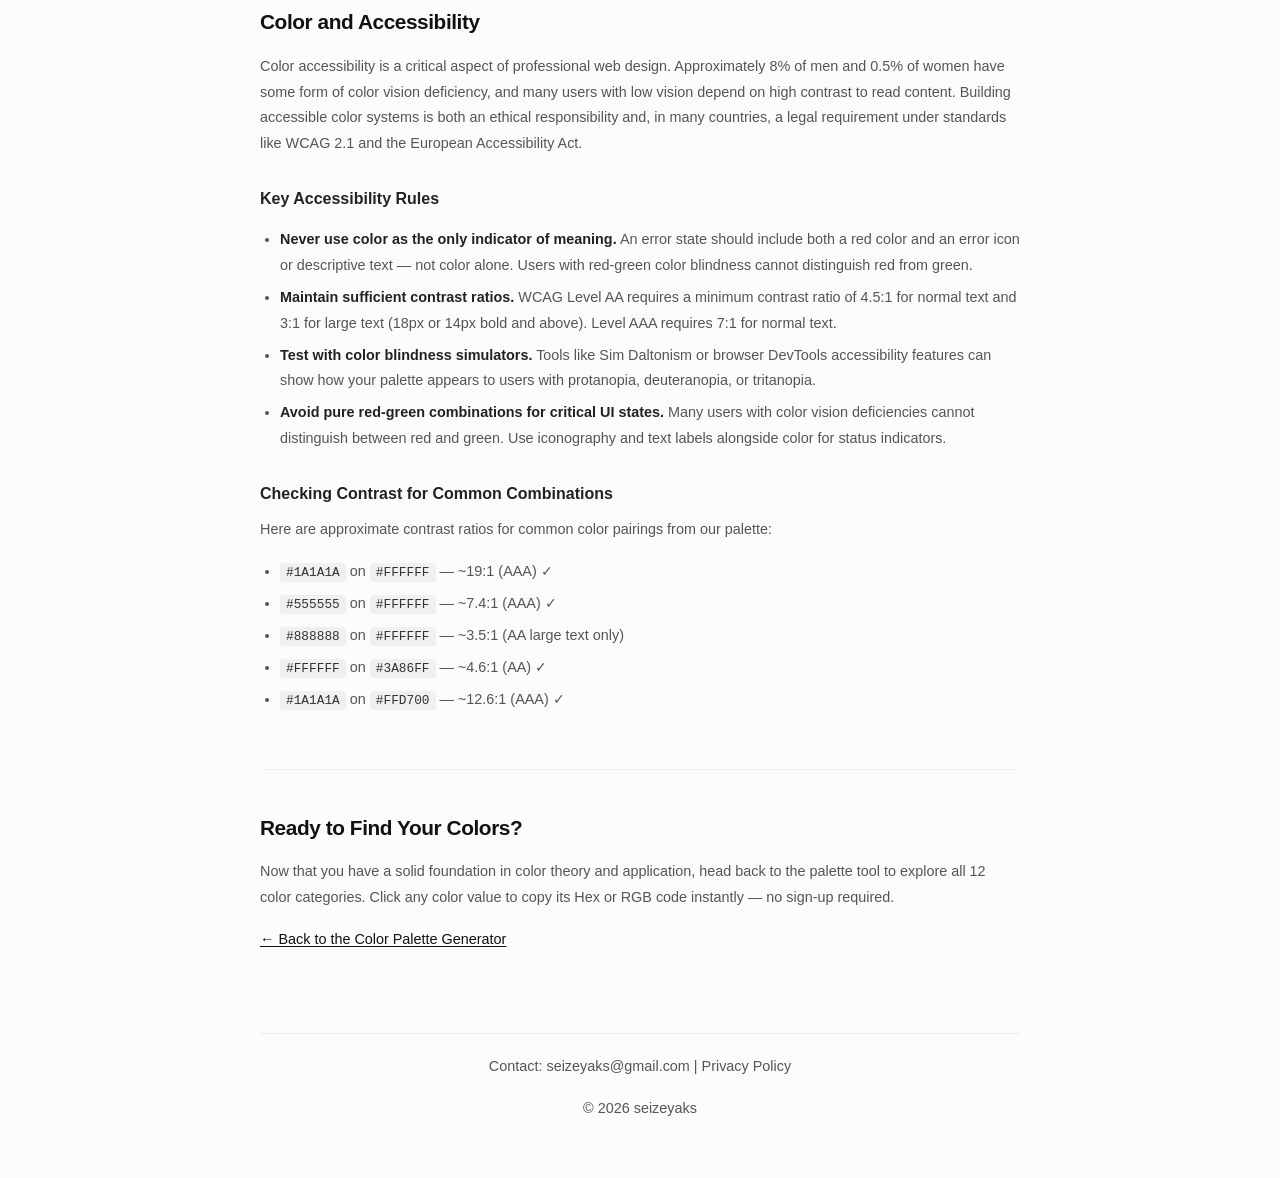
<file: color-guide.html>
<!doctype html>
<html lang="en">
<head>
  <meta charset="UTF-8" />
  <link rel="icon" href="favicon.svg" type="image/svg+xml">
  <link rel="canonical" href="https://color-palette-generator-drx.pages.dev/color-guide.html">
  <meta name="viewport" content="width=device-width, initial-scale=1.0" />
  <title>Complete Color Guide for Designers and Developers | Color Palette Generator</title>
  <meta name="description" content="A comprehensive color guide covering all 12 color categories — pastel, muted, red, pink, orange, yellow, purple, green, blue, brown, white, and gray. Includes color psychology, design tips, and CSS usage examples." />
  <meta name="keywords" content="color guide, color theory, color psychology, web design colors, hex codes, css colors, pastel colors, muted colors, color palette guide" />
  <meta name="author" content="seizeyaks">
  <meta property="og:title" content="Complete Color Guide for Designers and Developers">
  <meta property="og:description" content="Learn how to use each color category effectively in your design and development projects. Color psychology, usage tips, and CSS examples.">
  <meta property="og:url" content="https://color-palette-generator-drx.pages.dev/color-guide.html">
  <meta property="og:type" content="article">
  <meta name="google-adsense-account" content="ca-pub-3039806351490146">
  <script async src="https://pagead2.googlesyndication.com/pagead/js/adsbygoogle.js?client=ca-pub-3039806351490146"
     crossorigin="anonymous"></script>
  <!-- Google tag (gtag.js) -->
  <script async src="https://www.googletagmanager.com/gtag/js?id=G-P2K0W8FJVZ"></script>
  <script>
    window.dataLayer = window.dataLayer || [];
    function gtag(){dataLayer.push(arguments);}
    gtag('js', new Date());
    gtag('config', 'G-P2K0W8FJVZ');
  </script>
  <style>
    * { box-sizing: border-box; -webkit-font-smoothing: antialiased; }
    body {
      font-family: 'Inter', -apple-system, BlinkMacSystemFont, 'Segoe UI', Roboto, sans-serif;
      background-color: #fcfcfc;
      margin: 0;
      padding: 40px 20px;
      color: #1a1a1a;
      line-height: 1.7;
    }
    .container { max-width: 760px; margin: auto; }
    h1 {
      font-size: 2rem;
      font-weight: 800;
      letter-spacing: -0.03em;
      color: #111;
      margin-bottom: 12px;
    }
    .subtitle {
      color: #666;
      font-size: 0.95rem;
      margin-bottom: 48px;
      max-width: 600px;
    }
    h2 {
      font-size: 1.3rem;
      font-weight: 700;
      color: #111;
      margin: 56px 0 14px 0;
      letter-spacing: -0.02em;
      padding-top: 40px;
      border-top: 1px solid #f0f0f0;
    }
    h2:first-of-type { margin-top: 0; padding-top: 0; border-top: none; }
    h3 {
      font-size: 1rem;
      font-weight: 600;
      color: #222;
      margin: 28px 0 10px 0;
    }
    p {
      color: #555;
      font-size: 0.9rem;
      line-height: 1.8;
      margin: 0 0 16px 0;
    }
    ul, ol {
      color: #555;
      font-size: 0.9rem;
      line-height: 1.8;
      padding-left: 20px;
      margin-bottom: 16px;
    }
    li { margin-bottom: 6px; }
    li strong { color: #222; }
    code {
      font-family: 'JetBrains Mono', 'Fira Code', monospace;
      font-size: 0.8rem;
      background: #f0f0f0;
      padding: 2px 6px;
      border-radius: 4px;
      color: #333;
    }
    pre {
      background: #f4f4f4;
      border-radius: 8px;
      padding: 16px 18px;
      overflow-x: auto;
      margin-bottom: 20px;
    }
    pre code {
      background: none;
      padding: 0;
      font-size: 0.82rem;
      color: #333;
    }
    a { color: #111; text-underline-offset: 2px; }
    a:hover { color: #555; }
    .color-chip-row {
      display: flex;
      gap: 6px;
      flex-wrap: wrap;
      margin-bottom: 14px;
    }
    .color-chip {
      width: 36px;
      height: 36px;
      border-radius: 8px;
      box-shadow: inset 0 0 0 1px rgba(0,0,0,0.07);
      flex-shrink: 0;
    }
    .category-block {
      margin-bottom: 8px;
    }
    .category-label {
      font-size: 0.75rem;
      font-weight: 600;
      color: #888;
      letter-spacing: 0.04em;
      text-transform: uppercase;
      margin-bottom: 8px;
    }
    .tip-box {
      background: #f9f9f9;
      border-left: 3px solid #ddd;
      border-radius: 0 8px 8px 0;
      padding: 12px 16px;
      margin-bottom: 16px;
      font-size: 0.875rem;
      color: #555;
    }
    .tip-box strong { color: #333; }
    nav.breadcrumb {
      font-size: 0.82rem;
      color: #999;
      margin-bottom: 32px;
    }
    nav.breadcrumb a { color: #777; text-decoration: none; }
    nav.breadcrumb a:hover { text-decoration: underline; }
    footer {
      margin-top: 80px;
      padding-top: 20px;
      border-top: 1px solid #eee;
      text-align: center;
      color: #888;
      font-size: 0.85rem;
    }
    footer a { color: #555; text-decoration: none; }
    footer a:hover { text-decoration: underline; }
    @media (max-width: 600px) {
      body { padding: 24px 16px; }
      h1 { font-size: 1.6rem; }
      h2 { font-size: 1.15rem; }
    }
  </style>
</head>
<body>
  <div class="container">

    <nav class="breadcrumb">
      <a href="/">Color Palette Generator</a> &rsaquo; Color Guide
    </nav>

    <h1>Complete Color Guide for Designers and Developers</h1>
    <p class="subtitle">A practical reference covering color psychology, usage recommendations, and CSS implementation tips for all 12 color categories in our palette tool.</p>

    <!-- ==================== -->
    <!-- What is a Color Palette -->
    <!-- ==================== -->
    <h2>What Is a Color Palette?</h2>
    <p>A color palette is a defined set of colors selected to work together harmoniously across a design project. Rather than choosing colors ad hoc, a palette gives designers and developers a consistent visual language — ensuring that every screen, component, and asset feels like it belongs to the same system.</p>
    <p>A typical palette includes primary colors (the dominant brand colors), secondary or accent colors (used for interactive elements and highlights), and neutral tones (backgrounds, borders, and body text). The goal is not just beauty, but function: a well-structured palette makes interfaces easier to navigate, reinforces brand identity, and speeds up design decisions at every stage of a project.</p>

    <!-- ==================== -->
    <!-- Color Theory Basics -->
    <!-- ==================== -->
    <h2>Color Theory Fundamentals</h2>
    <p>Understanding a few core principles of color theory makes palette selection much more intentional.</p>

    <h3>The Color Wheel</h3>
    <p>The traditional color wheel organizes colors into three groups:</p>
    <ul>
      <li><strong>Primary colors</strong> — Red, Yellow, Blue (in traditional theory) or Red, Green, Blue (in digital/light-based models)</li>
      <li><strong>Secondary colors</strong> — Colors formed by mixing two primaries: Orange, Green, Violet</li>
      <li><strong>Tertiary colors</strong> — Colors formed by mixing a primary with an adjacent secondary: Red-Orange, Yellow-Green, Blue-Violet, etc.</li>
    </ul>
    <p>In digital design, colors are expressed in RGB (light) or HSL (Hue, Saturation, Lightness) rather than pigment-based models. Understanding HSL is particularly useful because it maps directly to how we describe color palettes: hue determines the color family, saturation determines vibrancy, and lightness determines how light or dark the color appears.</p>

    <h3>Color Harmony</h3>
    <p>Harmonious color combinations follow predictable relationships on the color wheel. Common schemes include:</p>
    <ul>
      <li><strong>Monochromatic</strong> — Multiple shades, tints, and tones of a single hue. Creates a cohesive, refined look. Example: a palette built entirely from blues ranging from pale sky to deep navy.</li>
      <li><strong>Analogous</strong> — Colors adjacent on the wheel (e.g., Blue, Blue-Green, Green). Feels natural and pleasing. Common in nature-inspired designs.</li>
      <li><strong>Complementary</strong> — Colors directly opposite each other on the wheel (e.g., Blue and Orange). Creates strong contrast and visual tension. Effective for calls-to-action against a dominant background color.</li>
      <li><strong>Triadic</strong> — Three colors equally spaced on the wheel. Vibrant and balanced. Useful for UI systems that need distinct, non-competing accent colors.</li>
      <li><strong>Split-complementary</strong> — A base color plus the two colors adjacent to its complement. Offers contrast with more flexibility than strict complementary schemes.</li>
    </ul>

    <h3>Saturation and Lightness</h3>
    <p>Two colors sharing the same hue can feel dramatically different based on saturation and lightness. A highly saturated red feels aggressive and urgent; the same hue desaturated becomes a dusty rose that feels subtle and sophisticated. Increasing lightness pushes a color toward pastel; reducing lightness pushes it toward deep, rich tones. Mastering these two axes gives you control over the emotional weight of any color in your palette.</p>

    <!-- ==================== -->
    <!-- The 12 Color Categories -->
    <!-- ==================== -->
    <h2>The 12 Color Categories Explained</h2>
    <p>Our palette tool organizes colors into 12 categories. Here is a detailed guide to each one.</p>

    <h3>Pastel</h3>
    <div class="color-chip-row">
      <div class="color-chip" style="background:#FFC2C2"></div>
      <div class="color-chip" style="background:#FFE5B4"></div>
      <div class="color-chip" style="background:#CCFFCC"></div>
      <div class="color-chip" style="background:#AED6F1"></div>
      <div class="color-chip" style="background:#D1BBE3"></div>
      <div class="color-chip" style="background:#F5F5DC"></div>
    </div>
    <p>Pastel colors are created by adding large amounts of white to a pure hue, resulting in tones with low saturation and high brightness. They feel soft, gentle, and approachable. In UI design, pastels work well as background fills for cards and containers, reducing visual weight without disappearing entirely. They are a staple of lifestyle apps, wellness platforms, children's products, and any brand that wants to feel friendly rather than authoritative.</p>
    <div class="tip-box"><strong>Design tip:</strong> Pair pastel backgrounds with dark (#1a1a1a or similar) body text to maintain readability. Avoid combining two pastels with similar hue and lightness — the lack of contrast makes the interface hard to read.</div>

    <h3>Muted</h3>
    <div class="color-chip-row">
      <div class="color-chip" style="background:#B5838D"></div>
      <div class="color-chip" style="background:#D4A373"></div>
      <div class="color-chip" style="background:#A5A58D"></div>
      <div class="color-chip" style="background:#8BA7BC"></div>
      <div class="color-chip" style="background:#8E86A8"></div>
      <div class="color-chip" style="background:#6C757D"></div>
    </div>
    <p>Muted colors are desaturated versions of their base hues — rich and earthy, neither vivid nor washed out. Unlike pastels, muted tones retain depth and warmth while dialing back the intensity. They are a hallmark of editorial design, high-end retail branding, photography portfolios, and any interface where restraint is valued. Muted palettes age gracefully and rarely feel trendy in a way that dates quickly.</p>
    <div class="tip-box"><strong>Design tip:</strong> Muted tones pair beautifully with off-white backgrounds (e.g., #FAF9F6) and dark charcoal text. Avoid pure white backgrounds, which can make muted colors feel dull rather than intentional.</div>

    <h3>Red</h3>
    <div class="color-chip-row">
      <div class="color-chip" style="background:#FF0000"></div>
      <div class="color-chip" style="background:#DC143C"></div>
      <div class="color-chip" style="background:#B22222"></div>
      <div class="color-chip" style="background:#8B0000"></div>
      <div class="color-chip" style="background:#FA8072"></div>
      <div class="color-chip" style="background:#F08080"></div>
    </div>
    <p>Red is the most psychologically impactful color in design. It triggers immediate attention and is associated with urgency, energy, passion, and danger. In UI, red is most effective when used sparingly — as the color for error messages, critical alerts, delete actions, and high-priority calls-to-action. When overused, it creates anxiety. Deep reds (Crimson, FireBrick) feel more sophisticated and authoritative than pure red, making them better choices for brand applications.</p>
    <div class="tip-box"><strong>Design tip:</strong> Reserve red for states that require immediate attention. Use it for destructive actions (delete, remove) and error validation feedback. Pair with white or very light gray backgrounds for maximum impact.</div>

    <h3>Pink</h3>
    <div class="color-chip-row">
      <div class="color-chip" style="background:#FFC0CB"></div>
      <div class="color-chip" style="background:#FFB6C1"></div>
      <div class="color-chip" style="background:#FF69B4"></div>
      <div class="color-chip" style="background:#FF1493"></div>
      <div class="color-chip" style="background:#C71585"></div>
      <div class="color-chip" style="background:#DB7093"></div>
    </div>
    <p>Pink spans a wide emotional range — from the softness of baby pink to the boldness of deep fuchsia. Light pinks feel romantic, tender, and nurturing, making them common in beauty, skincare, and bridal design. Hot pink and deep pink are energetic and confident, lending themselves to fashion, pop culture, and bold marketing campaigns. Pink is one of the most versatile color families precisely because it can shift mood so dramatically based on saturation.</p>
    <div class="tip-box"><strong>Design tip:</strong> Soft pinks work well as section backgrounds and illustration fills. Deep pinks function as accent colors and CTA button colors in beauty and lifestyle products. Avoid combining multiple shades of pink unless you intend a deliberately tonal, monochromatic look.</div>

    <h3>Orange</h3>
    <div class="color-chip-row">
      <div class="color-chip" style="background:#FFA500"></div>
      <div class="color-chip" style="background:#FF8C00"></div>
      <div class="color-chip" style="background:#FF7F50"></div>
      <div class="color-chip" style="background:#FF6347"></div>
      <div class="color-chip" style="background:#FF4500"></div>
      <div class="color-chip" style="background:#FFA07A"></div>
    </div>
    <p>Orange is an inherently friendly and approachable color. It combines the urgency of red with the warmth of yellow, producing a tone that feels energetic without being aggressive. Orange is widely used in food and beverage branding (evoking appetite and warmth), sports and fitness interfaces (evoking energy), and consumer technology products that want to feel accessible and enthusiastic. It also performs well as a complementary accent against blue-dominant palettes.</p>
    <div class="tip-box"><strong>Design tip:</strong> Orange works as a primary CTA color when you want high visibility without the urgency of red. Darker shades like DarkOrange pair well with navy or deep gray for professional yet energetic designs. Lighter shades like LightSalmon are gentle enough for backgrounds and illustration.</div>

    <h3>Yellow</h3>
    <div class="color-chip-row">
      <div class="color-chip" style="background:#FFD700"></div>
      <div class="color-chip" style="background:#FFFF00"></div>
      <div class="color-chip" style="background:#FAFAD2"></div>
      <div class="color-chip" style="background:#F0E68C"></div>
      <div class="color-chip" style="background:#FFE4B5"></div>
      <div class="color-chip" style="background:#BDB76B"></div>
    </div>
    <p>Yellow is the most luminous color in the visible spectrum — the first color the human eye detects under low-light conditions. This makes it highly effective for warnings, highlights, and attention-directing elements. Bright yellows convey optimism and clarity. Golden yellows feel warm and premium, often used in luxury and award-adjacent branding. Pale yellows like LemonChiffon and LightYellow are gentle enough to serve as background fills that add warmth without distraction.</p>
    <div class="tip-box"><strong>Design tip:</strong> Yellow text on white backgrounds fails WCAG contrast requirements. Always use yellow as a background with dark text, or as a highlight element rather than a text color. Dark-on-yellow combinations (e.g., #1a1a1a on #FFD700) achieve strong contrast while retaining visual impact.</div>

    <h3>Purple</h3>
    <div class="color-chip-row">
      <div class="color-chip" style="background:#E6E6FA"></div>
      <div class="color-chip" style="background:#DDA0DD"></div>
      <div class="color-chip" style="background:#BA55D3"></div>
      <div class="color-chip" style="background:#800080"></div>
      <div class="color-chip" style="background:#4B0082"></div>
      <div class="color-chip" style="background:#483D8B"></div>
    </div>
    <p>Purple occupies a unique position as the color of both luxury and creativity. Historically associated with royalty (due to the historical rarity of purple dye), it conveys prestige, imagination, and depth. Light purples like Lavender and Thistle feel dreamy and calming, often used in wellness and spiritual content. Deep purples like Indigo and DarkSlateBlue feel authoritative and sophisticated, well-suited to premium brands, financial products, and creative tools like design software and music platforms.</p>
    <div class="tip-box"><strong>Design tip:</strong> Purple works exceptionally well as an accent color against white or light gray backgrounds. Avoid using highly saturated purple (like pure Magenta) as a primary background — reserve it for accents and interactive states. Purple gradients are currently popular in tech and SaaS branding.</div>

    <h3>Green</h3>
    <div class="color-chip-row">
      <div class="color-chip" style="background:#98FB98"></div>
      <div class="color-chip" style="background:#3CB371"></div>
      <div class="color-chip" style="background:#008000"></div>
      <div class="color-chip" style="background:#006400"></div>
      <div class="color-chip" style="background:#008080"></div>
      <div class="color-chip" style="background:#556B2F"></div>
    </div>
    <p>Green is the color most immediately associated with nature, health, and growth. In UI design, it is the universal signal for success and confirmation — used in checkmarks, success banners, and positive feedback states across virtually every design system in the world. Green is also the dominant color in environmental, sustainability, and wellness branding, and in finance it represents growth and positive performance. Its tonal range is exceptionally broad — from electric lime to deep forest — making it adaptable across wildly different design contexts.</p>
    <div class="tip-box"><strong>Design tip:</strong> Use green for success states, confirmation messages, and "approved" indicators. For brand use, lighter greens (Sage, Mint) feel contemporary and approachable; darker greens (Forest, Teal) feel trustworthy and established. Avoid pure #00FF00 lime — it is too harsh for extended on-screen use.</div>

    <h3>Blue</h3>
    <div class="color-chip-row">
      <div class="color-chip" style="background:#87CEEB"></div>
      <div class="color-chip" style="background:#4169E1"></div>
      <div class="color-chip" style="background:#0000FF"></div>
      <div class="color-chip" style="background:#000080"></div>
      <div class="color-chip" style="background:#5F9EA0"></div>
      <div class="color-chip" style="background:#191970"></div>
    </div>
    <p>Blue is the most widely used color in corporate and digital design, and for good reason: it consistently tests as the most universally trusted and liked color across cultures. It is associated with calm, reliability, competence, and depth. Light blues feel open and refreshing; medium blues feel professional and approachable; dark blues (Navy, Midnight Blue) feel authoritative and serious. Blue is the dominant color in tech, finance, healthcare, and social media — any industry where trust is a core value proposition.</p>
    <div class="tip-box"><strong>Design tip:</strong> Blue is a safe, strong choice for primary interactive elements (links, buttons, focus states). CornflowerBlue and DodgerBlue are particularly effective for links. For enterprise and B2B products, Navy and RoyalBlue project credibility. SteelBlue and CadetBlue offer more character than pure blue while remaining professional.</div>

    <h3>Brown</h3>
    <div class="color-chip-row">
      <div class="color-chip" style="background:#F5DEB3"></div>
      <div class="color-chip" style="background:#D2B48C"></div>
      <div class="color-chip" style="background:#DAA520"></div>
      <div class="color-chip" style="background:#D2691E"></div>
      <div class="color-chip" style="background:#8B4513"></div>
      <div class="color-chip" style="background:#800000"></div>
    </div>
    <p>Brown grounds a design in the physical world — it is the color of wood, earth, leather, coffee, and chocolate. It communicates stability, warmth, craftsmanship, and authenticity. Brown tones are the backbone of artisan, craft, food, and agricultural branding. In digital design, they are used to bring warmth and organic texture to interfaces that might otherwise feel cold and clinical. Lighter browns like Tan and Wheat work well as warm alternatives to pure gray for backgrounds; darker browns like SaddleBrown and Chocolate function as rich accent colors.</p>
    <div class="tip-box"><strong>Design tip:</strong> Brown pairs naturally with cream, warm white, and forest green. It is an excellent choice for coffee shops, bakeries, outdoor brands, and handmade goods platforms. In UI design, use warm brown tones for decorative elements and illustrations rather than functional components like buttons and links.</div>

    <h3>White Tones</h3>
    <div class="color-chip-row">
      <div class="color-chip" style="background:#FFFFFF; border: 1px solid #eee;"></div>
      <div class="color-chip" style="background:#FFFAFA"></div>
      <div class="color-chip" style="background:#FDF5E6"></div>
      <div class="color-chip" style="background:#FAEBD7"></div>
      <div class="color-chip" style="background:#F5F5DC"></div>
      <div class="color-chip" style="background:#FAF0E6"></div>
    </div>
    <p>Pure white is rarely the best choice for page backgrounds in digital design — it can feel harsh and clinical, especially on high-brightness screens. Near-white tones like Snow, Ivory, OldLace, and AntiqueWhite add warmth and softness that pure white lacks, making long-form content significantly easier to read. Off-white backgrounds also make pure white UI elements (cards, modals, input fields) stand out clearly, creating natural depth without relying on shadows.</p>
    <div class="tip-box"><strong>Design tip:</strong> Swap your #FFFFFF page background for a warm off-white like #FAFAF8 or #FDF8F0. The difference is subtle but noticeably improves reading comfort over extended sessions. Pair warm whites with warm neutrals — avoid combining warm whites with cool grays, as the contrast in temperature can feel unresolved.</div>

    <h3>Gray</h3>
    <div class="color-chip-row">
      <div class="color-chip" style="background:#DCDCDC"></div>
      <div class="color-chip" style="background:#C0C0C0"></div>
      <div class="color-chip" style="background:#808080"></div>
      <div class="color-chip" style="background:#708090"></div>
      <div class="color-chip" style="background:#2F4F4F"></div>
      <div class="color-chip" style="background:#000000"></div>
    </div>
    <p>Gray is the structural backbone of most design systems. It provides the neutral foundation on which every other color performs. Light grays define borders, dividers, and subtle backgrounds. Mid-grays carry secondary text, placeholder labels, and disabled states. Dark grays replace pure black for body text, producing a softer, more readable result on screen. A well-chosen gray scale — typically 6 to 8 steps from near-white to near-black — is one of the most valuable assets in any design system.</p>
    <div class="tip-box"><strong>Design tip:</strong> Avoid using both warm-tinted and cool-tinted grays in the same interface — pick a direction and stay consistent. SlateGray and LightSlateGray have a subtle blue cast, making them a natural fit for tech and corporate products. Gainsboro and LightGray are warmer neutrals better suited to lifestyle and editorial contexts.</div>

    <!-- ==================== -->
    <!-- How to Build a Palette -->
    <!-- ==================== -->
    <h2>How to Build a Color Palette for Your Project</h2>
    <p>Building a palette from scratch does not need to be complicated. Follow this structured process to arrive at a cohesive set of colors for any project.</p>

    <ol>
      <li>
        <strong>Define the emotional tone.</strong> Before choosing any color, decide what your product should feel like. Energetic or calm? Trustworthy or playful? Premium or accessible? List three to five adjectives. These will guide every color decision that follows.
      </li>
      <li>
        <strong>Choose a primary color.</strong> Pick one color that best represents your brand's core emotion. This will become the most visible, most recognized element of your visual identity — used for your logo, primary buttons, and key branded elements.
      </li>
      <li>
        <strong>Select one accent color.</strong> Choose a secondary color that complements your primary — either analogous (nearby on the wheel) for harmony, or complementary (opposite on the wheel) for contrast. The accent color handles hover states, badges, highlights, and secondary interactive elements.
      </li>
      <li>
        <strong>Build a neutral scale.</strong> Define 5 to 7 neutral tones from your lightest background to your darkest text. These carry the majority of your UI's visual weight and directly impact readability and accessibility.
      </li>
      <li>
        <strong>Add semantic colors.</strong> Assign colors for functional states: green for success, red for error, yellow or orange for warnings, and blue for informational messages. These are non-negotiable in any interface that provides user feedback.
      </li>
      <li>
        <strong>Test for contrast.</strong> Use a WCAG contrast checker to verify that all text-on-background combinations meet at least a 4.5:1 ratio (Level AA) for normal text. This is not only a best practice but a legal accessibility requirement in many jurisdictions.
      </li>
    </ol>

    <!-- ==================== -->
    <!-- CSS Implementation -->
    <!-- ==================== -->
    <h2>Using Color Values in CSS</h2>
    <p>Every color in our palette tool can be used directly in CSS. Here are the most common implementation patterns.</p>

    <h3>Hex and RGB</h3>
    <p>Hex and RGB values are interchangeable in CSS. Use whichever your team prefers:</p>
    <pre><code>/* Hex */
color: #3A86FF;
background-color: #F0F8FF;
border-color: #B0C4DE;

/* RGB */
color: rgb(58, 134, 255);
background-color: rgb(240, 248, 255);

/* RGBA — adds transparency */
background-color: rgba(58, 134, 255, 0.15);</code></pre>

    <h3>CSS Custom Properties (Design Tokens)</h3>
    <p>Store your palette as CSS custom properties at the root of your stylesheet. This makes it trivial to update your palette globally and enables theming:</p>
    <pre><code>:root {
  /* Brand colors */
  --color-primary:    #3A86FF;
  --color-accent:     #FF6B6B;

  /* Neutrals */
  --color-bg:         #FAFAF8;
  --color-surface:    #FFFFFF;
  --color-border:     #E5E5E5;
  --color-text:       #1A1A1A;
  --color-text-muted: #666666;

  /* Semantic */
  --color-success:    #3CB371;
  --color-error:      #DC143C;
  --color-warning:    #FFD700;
  --color-info:       #5F9EA0;
}

/* Usage */
.button-primary {
  background-color: var(--color-primary);
  color: var(--color-surface);
}

.card {
  background-color: var(--color-surface);
  border: 1px solid var(--color-border);
}</code></pre>

    <!-- ==================== -->
    <!-- Accessibility -->
    <!-- ==================== -->
    <h2>Color and Accessibility</h2>
    <p>Color accessibility is a critical aspect of professional web design. Approximately 8% of men and 0.5% of women have some form of color vision deficiency, and many users with low vision depend on high contrast to read content. Building accessible color systems is both an ethical responsibility and, in many countries, a legal requirement under standards like WCAG 2.1 and the European Accessibility Act.</p>

    <h3>Key Accessibility Rules</h3>
    <ul>
      <li><strong>Never use color as the only indicator of meaning.</strong> An error state should include both a red color and an error icon or descriptive text — not color alone. Users with red-green color blindness cannot distinguish red from green.</li>
      <li><strong>Maintain sufficient contrast ratios.</strong> WCAG Level AA requires a minimum contrast ratio of 4.5:1 for normal text and 3:1 for large text (18px or 14px bold and above). Level AAA requires 7:1 for normal text.</li>
      <li><strong>Test with color blindness simulators.</strong> Tools like Sim Daltonism or browser DevTools accessibility features can show how your palette appears to users with protanopia, deuteranopia, or tritanopia.</li>
      <li><strong>Avoid pure red-green combinations for critical UI states.</strong> Many users with color vision deficiencies cannot distinguish between red and green. Use iconography and text labels alongside color for status indicators.</li>
    </ul>

    <h3>Checking Contrast for Common Combinations</h3>
    <p>Here are approximate contrast ratios for common color pairings from our palette:</p>
    <ul>
      <li><code>#1A1A1A</code> on <code>#FFFFFF</code> — ~19:1 (AAA) ✓</li>
      <li><code>#555555</code> on <code>#FFFFFF</code> — ~7.4:1 (AAA) ✓</li>
      <li><code>#888888</code> on <code>#FFFFFF</code> — ~3.5:1 (AA large text only)</li>
      <li><code>#FFFFFF</code> on <code>#3A86FF</code> — ~4.6:1 (AA) ✓</li>
      <li><code>#1A1A1A</code> on <code>#FFD700</code> — ~12.6:1 (AAA) ✓</li>
    </ul>

    <!-- ==================== -->
    <!-- Back to tool -->
    <!-- ==================== -->
    <h2>Ready to Find Your Colors?</h2>
    <p>Now that you have a solid foundation in color theory and application, head back to the palette tool to explore all 12 color categories. Click any color value to copy its Hex or RGB code instantly — no sign-up required.</p>
    <p><a href="/">← Back to the Color Palette Generator</a></p>

    <footer>
      <p>Contact: <a href="mailto:seizeyaks@gmail.com">seizeyaks@gmail.com</a> | <a href="privacy.html">Privacy Policy</a></p>
      <p>&copy; 2026 seizeyaks</p>
    </footer>

  </div>
</body>
</html>
</file>
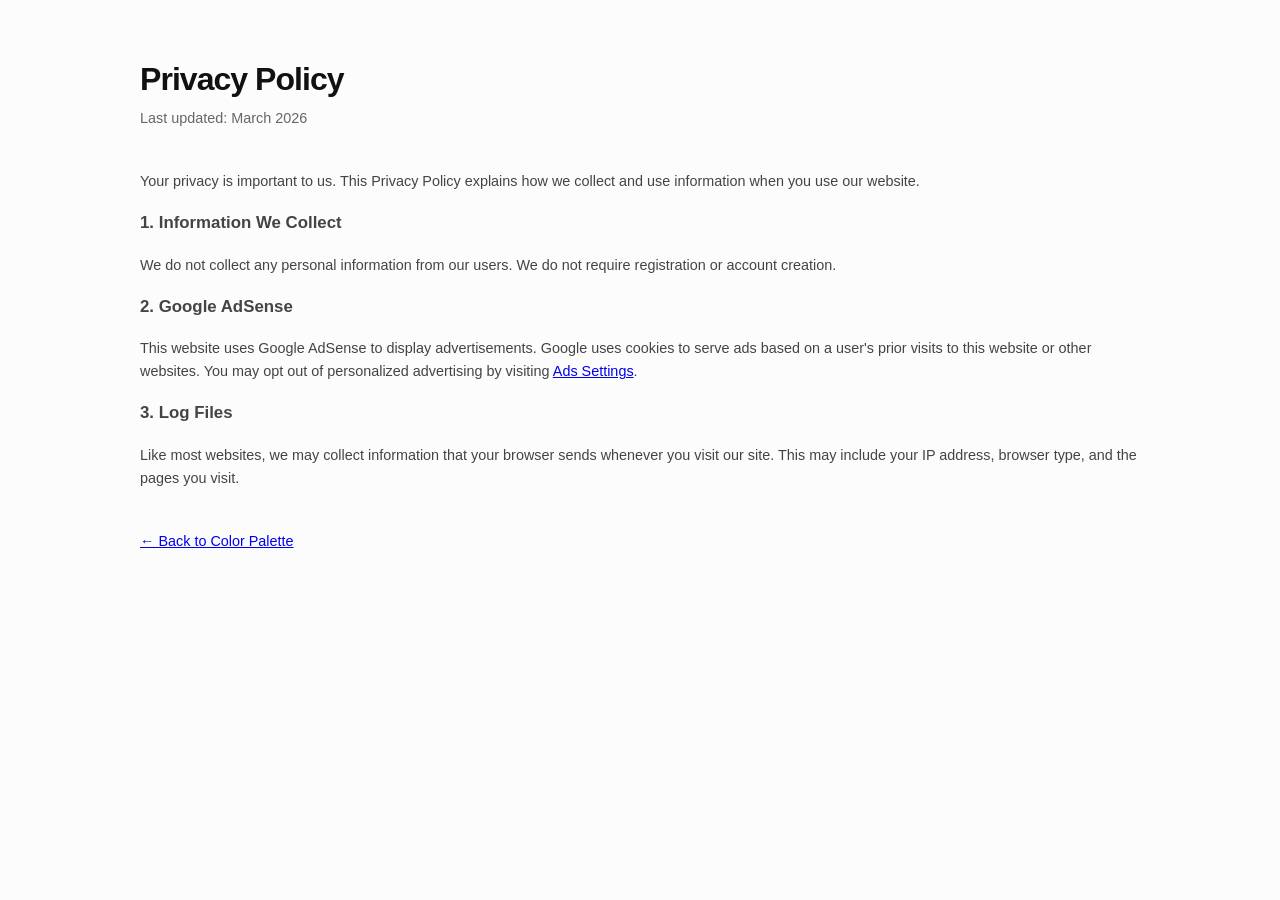
<file: privacy.html>
<!doctype html>
<html lang="en">
<head>
  <meta charset="UTF-8" />
  <meta name="viewport" content="width=device-width, initial-scale=1.0" />
  <title>Privacy Policy - Color Palette Generator</title>
  <link href='style.css' rel='stylesheet'>
  <!-- Google tag (gtag.js) -->
  <script async src="https://www.googletagmanager.com/gtag/js?id=G-P2K0W8FJVZ"></script>
  <script>
    window.dataLayer = window.dataLayer || [];
    function gtag(){dataLayer.push(arguments);}
    gtag('js', new Date());

    gtag('config', 'G-P2K0W8FJVZ');
  </script>
  <script type="text/javascript">
    (function(c,l,a,r,i,t,y){
        c[a]=c[a]||function(){(c[a].q=c[a].q||[]).push(arguments)};
        t=l.createElement(r);t.async=1;t.src="https://www.clarity.ms/tag/"+i;
        y=l.getElementsByTagName(r)[0];y.parentNode.insertBefore(t,y);
    })(window, document, "clarity", "script", "w5rd8gd356");
</script>
</head>
<body>
  <div class="container">
    <h1>Privacy Policy</h1>
    <p class="site-description">Last updated: March 2026</p>
    
    <div style="margin-top: 30px; line-height: 1.6; color: #444; font-size: 0.9rem;">
      <p>Your privacy is important to us. This Privacy Policy explains how we collect and use information when you use our website.</p>
      
      <h3>1. Information We Collect</h3>
      <p>We do not collect any personal information from our users. We do not require registration or account creation.</p>
      
      <h3>2. Google AdSense</h3>
      <p>This website uses Google AdSense to display advertisements. Google uses cookies to serve ads based on a user's prior visits to this website or other websites. You may opt out of personalized advertising by visiting <a href="https://www.google.com/settings/ads" target="_blank">Ads Settings</a>.</p>
      
      <h3>3. Log Files</h3>
      <p>Like most websites, we may collect information that your browser sends whenever you visit our site. This may include your IP address, browser type, and the pages you visit.</p>
      
      <p style="margin-top: 40px;"><a href="index.html">&larr; Back to Color Palette</a></p>
    </div>
  </div>
</body>
</html>
</file>
<file: style.css>
/* Modern & Refined Palette Styles */
* {
  box-sizing: border-box;
  -webkit-font-smoothing: antialiased;
}


body {
  font-family: 'Inter', -apple-system, BlinkMacSystemFont, 'Segoe UI', Roboto, sans-serif;
  background-color: #fcfcfc;
  margin: 0;
  padding: 40px 20px;
  color: #1a1a1a;
  touch-action: manipulation;
}


.container {
  max-width: 1000px;
  margin: auto;
}


h1 {
  text-align: left;
  font-weight: 800;
  letter-spacing: -0.03em;
  margin-bottom: 10px;
  font-size: 2rem;
  color: #111;
}


.site-description {
  text-align: left;
  color: #666;
  font-size: 0.9rem;
  max-width: 600px;
  margin: 0 0 40px 0;
  line-height: 1.5;
}


/* Category Buttons */
.controls {
  display: flex;
  justify-content: flex-start;
  gap: 10px;
  margin-bottom: 16px;
  flex-wrap: wrap;
}


.controls button {
  padding: 6px 16px;
  border: 1px solid #eee;
  background: white;
  cursor: pointer;
  border-radius: 100px;
  transition: all 0.2s cubic-bezier(0.4, 0, 0.2, 1);
  font-size: 0.85rem;
  font-weight: 500;
  color: #666;
}


.controls button:hover {
  background: #f5f5f5;
  color: #111;
  border-color: #ddd;
}


.controls button.active {
  background: #111;
  color: white;
  border-color: #111;
}


/* Category Description */
.category-desc {
  color: #666;
  font-size: 0.85rem;
  line-height: 1.65;
  margin-bottom: 24px;
  max-width: 700px;
  padding: 10px 14px;
  background: #f9f9f9;
  border-radius: 8px;
  border-left: 3px solid #e5e5e5;
}


/* Mode Switch Buttons */
.mode-switch {
  display: flex;
  justify-content: flex-start;
  gap: 8px;
  margin-bottom: 20px;
  padding-bottom: 15px;
  border-bottom: 1px solid #f0f0f0;
}


.mode-switch button {
  padding: 6px;
  background: #fff;
  border: 1px solid #e5e5e5;
  color: #777;
  cursor: pointer;
  display: flex;
  align-items: center;
  justify-content: center;
  border-radius: 8px;
  transition: all 0.2s;
  box-shadow: 0 1px 2px rgba(0,0,0,0.03);
}


.mode-switch button:hover {
  color: #444;
  border-color: #d0d0d0;
  background: #fafafa;
}


.mode-switch button.active {
  background: #f0f0f0;
  color: #111;
  border-color: #ccc;
  box-shadow: inset 0 1px 2px rgba(0,0,0,0.05);
}


.mode-switch button svg {
  stroke-width: 2.5px;
}


/* Palette Grid Modes */
.palette-grid {
  display: grid;
  grid-template-columns: 1fr;
  gap: 12px;
  margin-bottom: 60px;
}


.palette-grid.grid-mode {
  grid-template-columns: repeat(auto-fill, minmax(80px, 1fr));
  gap: 15px;
}


/* Color Card Item */
.color-item {
  display: flex;
  align-items: center;
  padding: 8px 12px;
  background: white;
  border: 1px solid #f0f0f0;
  border-radius: 12px;
  transition: all 0.3s ease;
}


.grid-mode .color-item {
  flex-direction: column;
  padding: 0;
  border: none;
  background: none;
}


.color-item:hover {
  border-color: #e0e0e0;
  box-shadow: 0 4px 20px rgba(0,0,0,0.04);
  transform: translateY(-2px);
}


.grid-mode .color-item:hover {
  box-shadow: none;
}


.color-swatch {
  width: 50px;
  height: 50px;
  min-width: 50px;
  border-radius: 8px;
  margin-right: 20px;
  box-shadow: inset 0 0 0 1px rgba(0,0,0,0.05);
  cursor: pointer;
}


.grid-mode .color-swatch {
  width: 100%;
  padding-bottom: 100%; /* Square aspect ratio */
  height: 0;
  margin-right: 0;
  border-radius: 12px;
}


.color-info {
  display: flex;
  gap: 8px;
  flex-grow: 1;
  align-items: center;
  justify-content: flex-start;
  flex-wrap: wrap;
}


.grid-mode .color-info {
  display: none;
}


/* Modal Styling */
.modal-overlay {
  position: fixed;
  top: 0;
  left: 0;
  width: 100%;
  height: 100%;
  background: rgba(0,0,0,0.2);
  backdrop-filter: blur(4px);
  display: flex;
  align-items: center;
  justify-content: center;
  z-index: 2000;
  animation: fadeIn 0.2s ease-out;
}


.modal-content {
  background: white;
  padding: 30px;
  border-radius: 24px;
  box-shadow: 0 10px 40px rgba(0,0,0,0.1);
  width: 90%;
  max-width: 400px;
  text-align: center;
}


.modal-swatch {
  width: 80px;
  height: 80px;
  margin: 0 auto 20px auto;
  border-radius: 16px;
  box-shadow: inset 0 0 0 1px rgba(0,0,0,0.05);
}


.modal-info-list {
  display: flex;
  flex-direction: column;
  gap: 12px;
}


.modal-info-list .info-box {
  width: 100%;
  padding: 12px;
  font-size: 0.9rem;
}


@keyframes fadeIn {
  from { opacity: 0; }
  to { opacity: 1; }
}


/* Information Boxes */
.info-box {
  padding: 6px 10px;
  background: #f9f9f9;
  border-radius: 6px;
  cursor: pointer;
  font-size: 0.75rem;
  font-family: 'JetBrains Mono', 'Fira Code', monospace;
  font-weight: 500;
  color: #555;
  border: 1px solid transparent;
  transition: all 0.15s;
  flex: 0 1 auto;
  text-align: center;
  white-space: nowrap;
  overflow: hidden;
  text-overflow: ellipsis;
}


.info-box:hover {
  background: #f0f0f0;
  border-color: #ddd;
  color: #111;
}


/* Share Section (bottom) */
.share-section {
  margin-top: 60px;
  text-align: center;
}

.share-label {
  font-size: 0.85rem;
  color: #888;
  margin-bottom: 10px;
}

.share-section .a2a_kit {
  justify-content: center;
}

/* Share Button (fixed right) */
.share-fixed {
  position: fixed;
  right: 20px;
  top: 50%;
  transform: translateY(-50%);
  z-index: 999;
}


/* Footer */
footer {
  margin-top: 80px;
  padding-top: 20px;
  border-top: 1px solid #eee;
  text-align: center;
  color: #888;
  font-size: 0.85rem;
}


footer a {
  color: #555;
  text-decoration: none;
}


footer a:hover {
  text-decoration: underline;
}


/* Responsive adjustments */
@media (max-width: 768px) {
  body { padding: 20px 10px; }
  .color-swatch { width: 40px; height: 40px; min-width: 40px; margin-right: 12px; }
  .info-box {
    font-size: 0.7rem;
    padding: 4px 6px;
  }
  .color-info { gap: 4px; }
}


@media (max-width: 480px) {
  /* reserved for future mobile adjustments */
}


/* Toast Notification Styling */
.toast {
  position: fixed;
  bottom: 30px;
  left: 50%;
  transform: translateX(-50%);
  background: rgba(0,0,0,0.8);
  backdrop-filter: blur(8px);
  color: white;
  padding: 8px 16px;
  border-radius: 100px;
  font-size: 0.8rem;
  font-weight: 500;
  z-index: 3000;
  white-space: nowrap;
  animation: slideUp 0.3s ease-out;
}


@keyframes slideUp {
  from { transform: translate(-50%, 20px); opacity: 0; }
  to { transform: translate(-50%, 0); opacity: 1; }
}

#to-top-btn {
  position: fixed;
  bottom: 80px;
  right: 20px;
  display: none;
  padding: 10px 15px;
  border: 1px solid #ccc;
  background-color: white;
  color: #333;
  border-radius: 5px;
  cursor: pointer;
  z-index: 100;
  touch-action: manipulation;
}


#to-top-btn:hover {
  background-color: #f0f0f0;
}


/* ============================================
   Content Sections (AdSense content additions)
   ============================================ */

.content-section {
  margin-top: 72px;
  padding-top: 40px;
  border-top: 1px solid #f0f0f0;
}

.content-section h2 {
  font-size: 1.35rem;
  font-weight: 700;
  color: #111;
  margin: 0 0 20px 0;
  letter-spacing: -0.02em;
}

.content-section h3 {
  font-size: 0.95rem;
  font-weight: 600;
  color: #333;
  margin: 28px 0 10px 0;
}

.content-section p {
  color: #555;
  font-size: 0.9rem;
  line-height: 1.75;
  margin: 0 0 16px 0;
  max-width: 700px;
}

.content-section a {
  color: #111;
  text-decoration: underline;
  text-underline-offset: 2px;
}

.content-section a:hover {
  color: #555;
}

.content-section code {
  font-family: 'JetBrains Mono', 'Fira Code', monospace;
  font-size: 0.8rem;
  background: #f0f0f0;
  padding: 1px 5px;
  border-radius: 4px;
  color: #333;
}

/* How to Use list */
.how-to-list {
  list-style: none;
  padding: 0;
  margin: 0;
  counter-reset: how-to;
}

.how-to-list li {
  display: flex;
  gap: 16px;
  margin-bottom: 20px;
  max-width: 700px;
}

.how-to-list li::before {
  counter-increment: how-to;
  content: counter(how-to);
  display: flex;
  align-items: center;
  justify-content: center;
  min-width: 28px;
  height: 28px;
  background: #111;
  color: white;
  border-radius: 50%;
  font-size: 0.75rem;
  font-weight: 700;
  margin-top: 2px;
  flex-shrink: 0;
}

.how-to-list li strong {
  display: block;
  font-size: 0.9rem;
  color: #222;
  margin-bottom: 4px;
}

.how-to-list li p {
  margin: 0;
  color: #666;
}

/* Color Psychology list */
.color-psychology-list {
  list-style: none;
  padding: 0;
  margin: 0 0 20px 0;
  display: grid;
  grid-template-columns: repeat(auto-fill, minmax(260px, 1fr));
  gap: 8px;
}

.color-psychology-list li {
  background: #f9f9f9;
  border-radius: 8px;
  padding: 10px 14px;
  font-size: 0.85rem;
  color: #555;
  line-height: 1.5;
}

.color-psychology-list li strong {
  color: #222;
}

/* FAQ */
.faq-section .faq-item {
  max-width: 700px;
  margin-bottom: 24px;
  padding-bottom: 24px;
  border-bottom: 1px solid #f5f5f5;
}

.faq-section .faq-item:last-child {
  border-bottom: none;
  margin-bottom: 0;
}

.faq-section h3 {
  font-size: 0.9rem;
  font-weight: 600;
  color: #222;
  margin: 0 0 8px 0;
}

.faq-section p {
  margin: 0;
}

@media (max-width: 768px) {
  .content-section {
    margin-top: 48px;
    padding-top: 28px;
  }
  .color-psychology-list {
    grid-template-columns: 1fr;
  }
  .how-to-list li {
    gap: 12px;
  }
}
</file>
